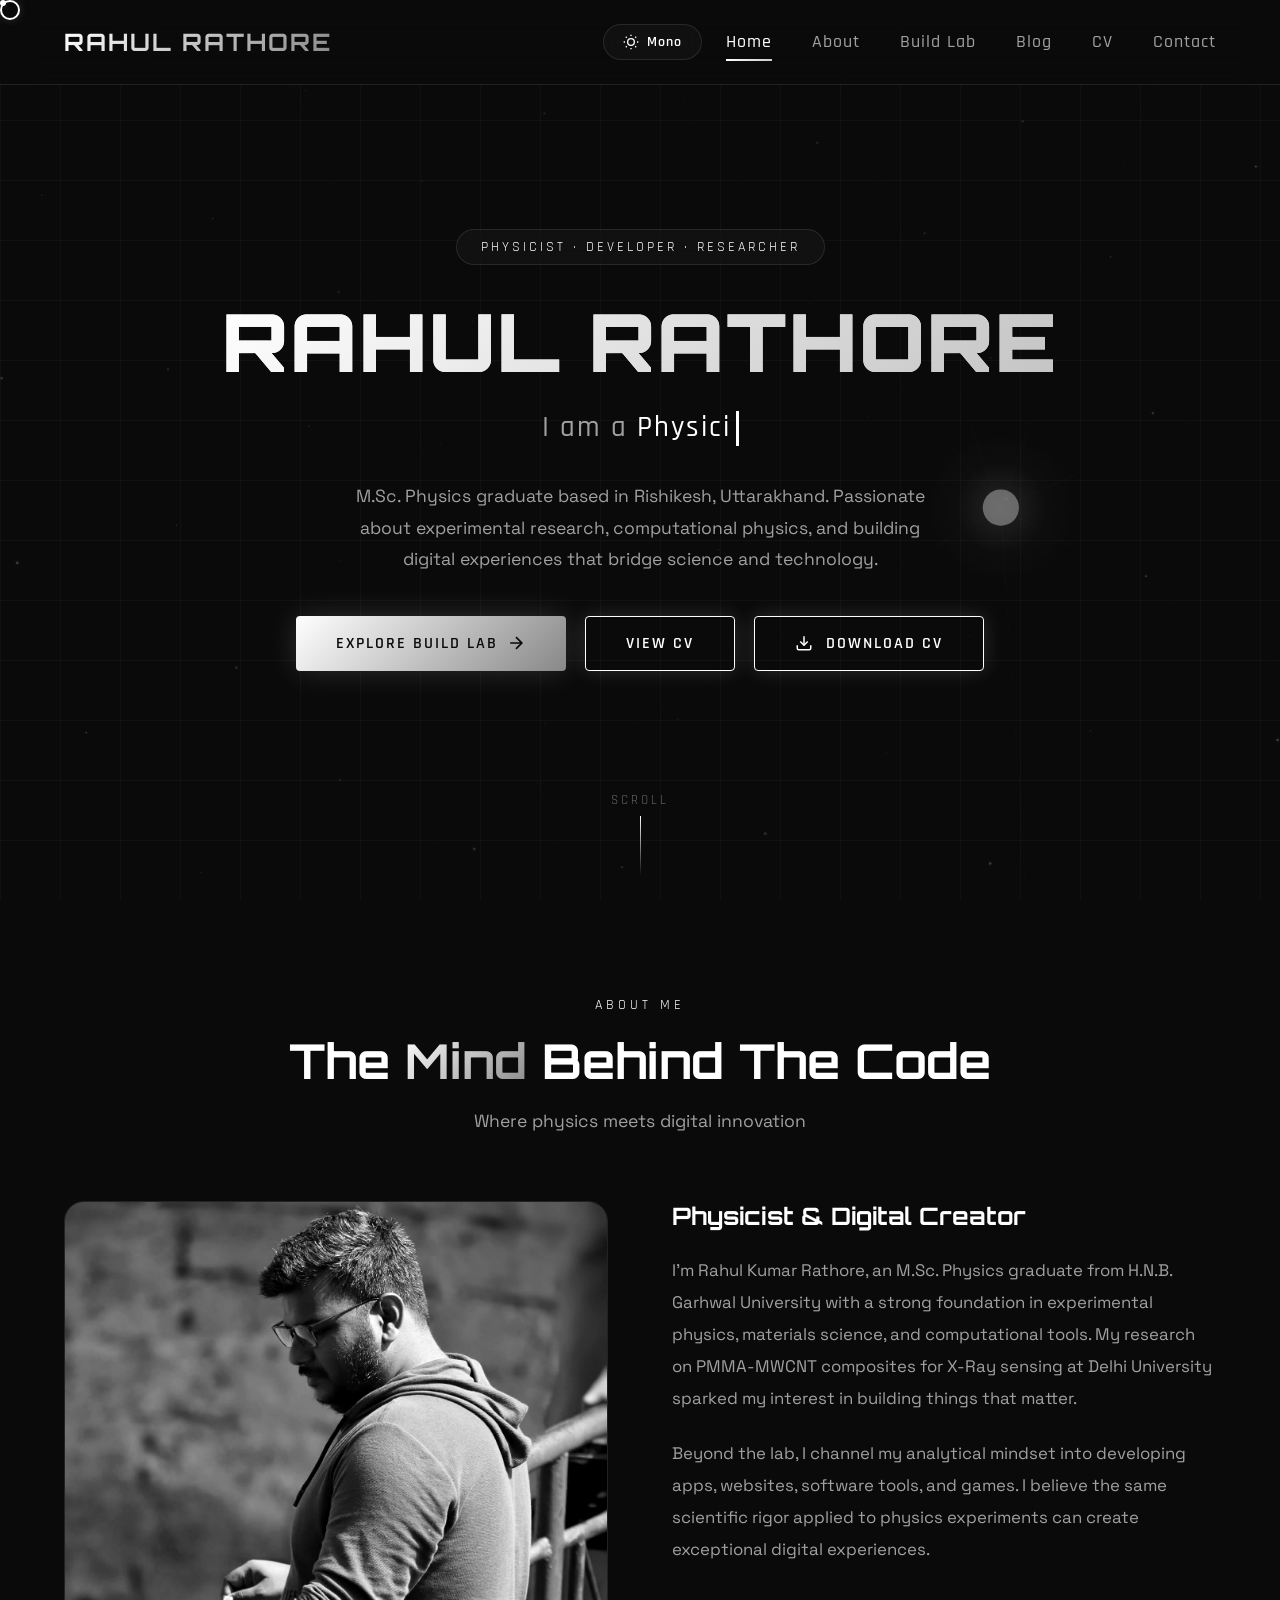
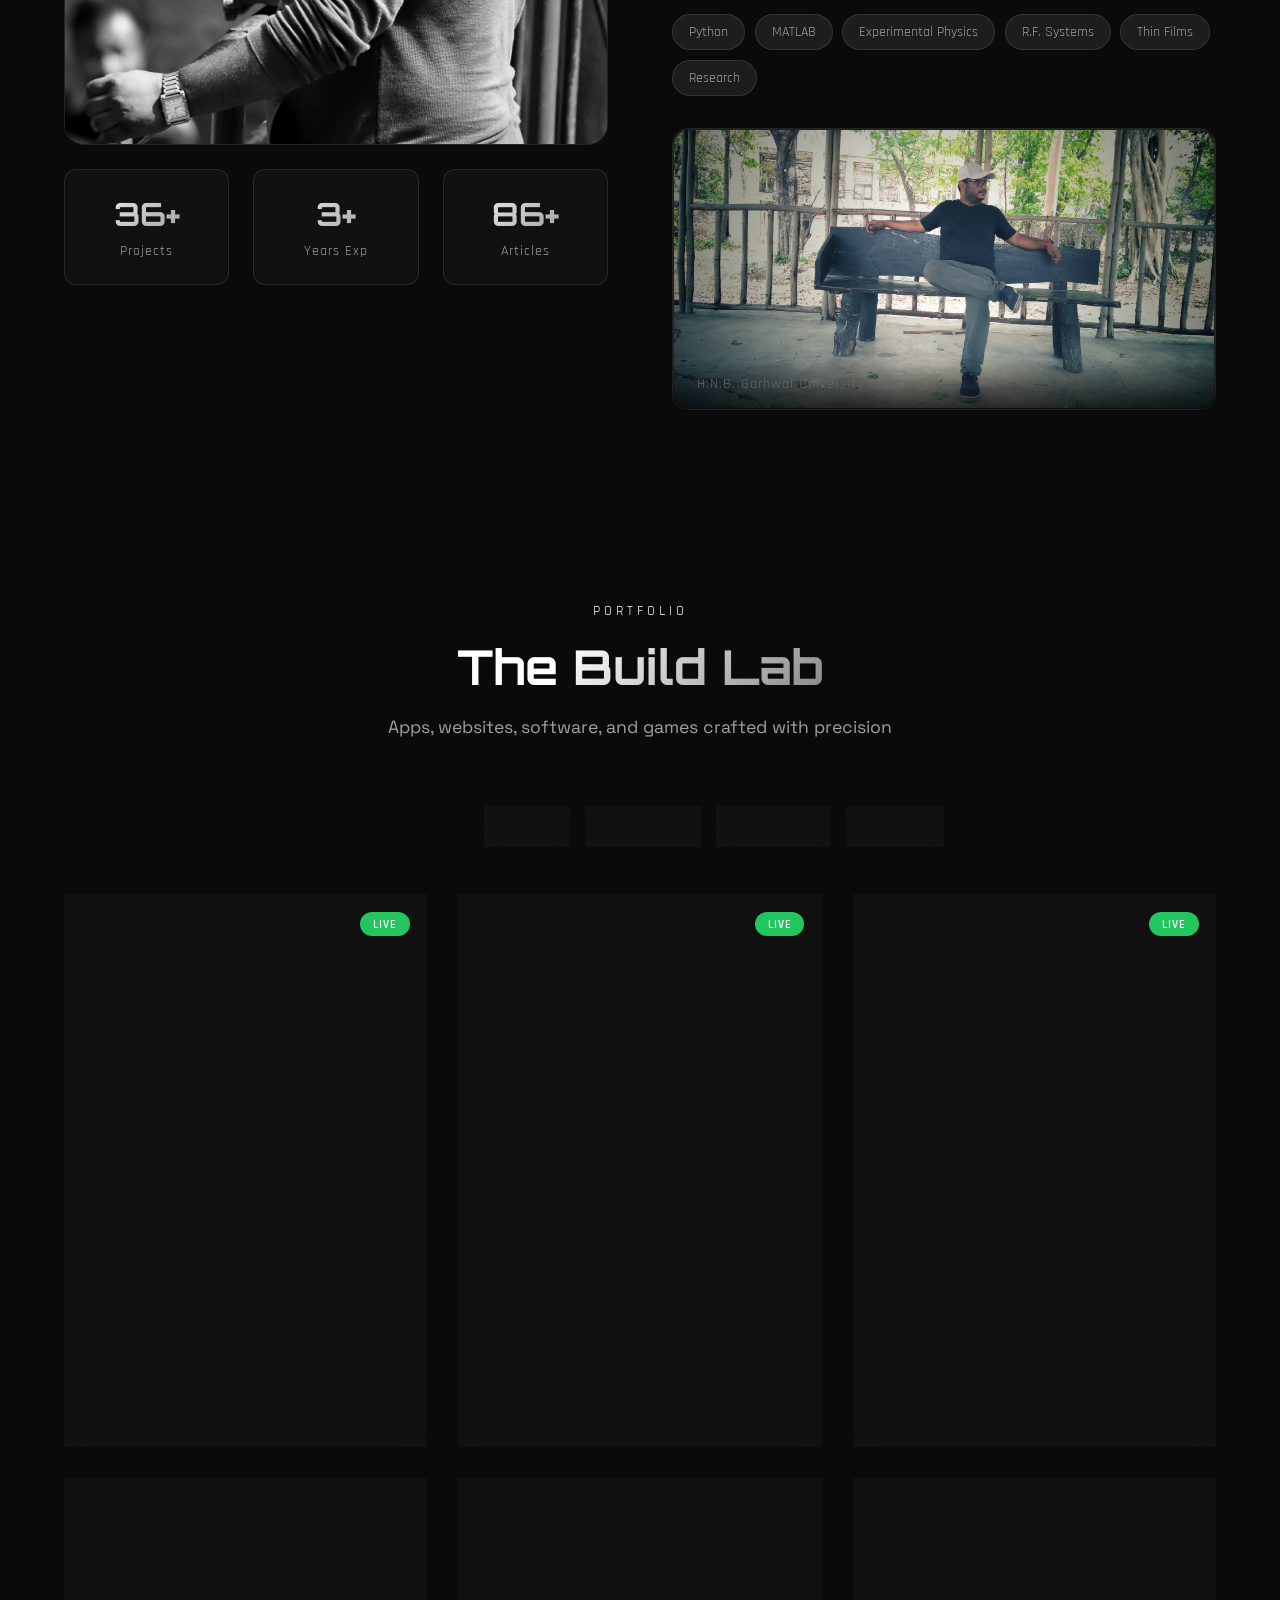
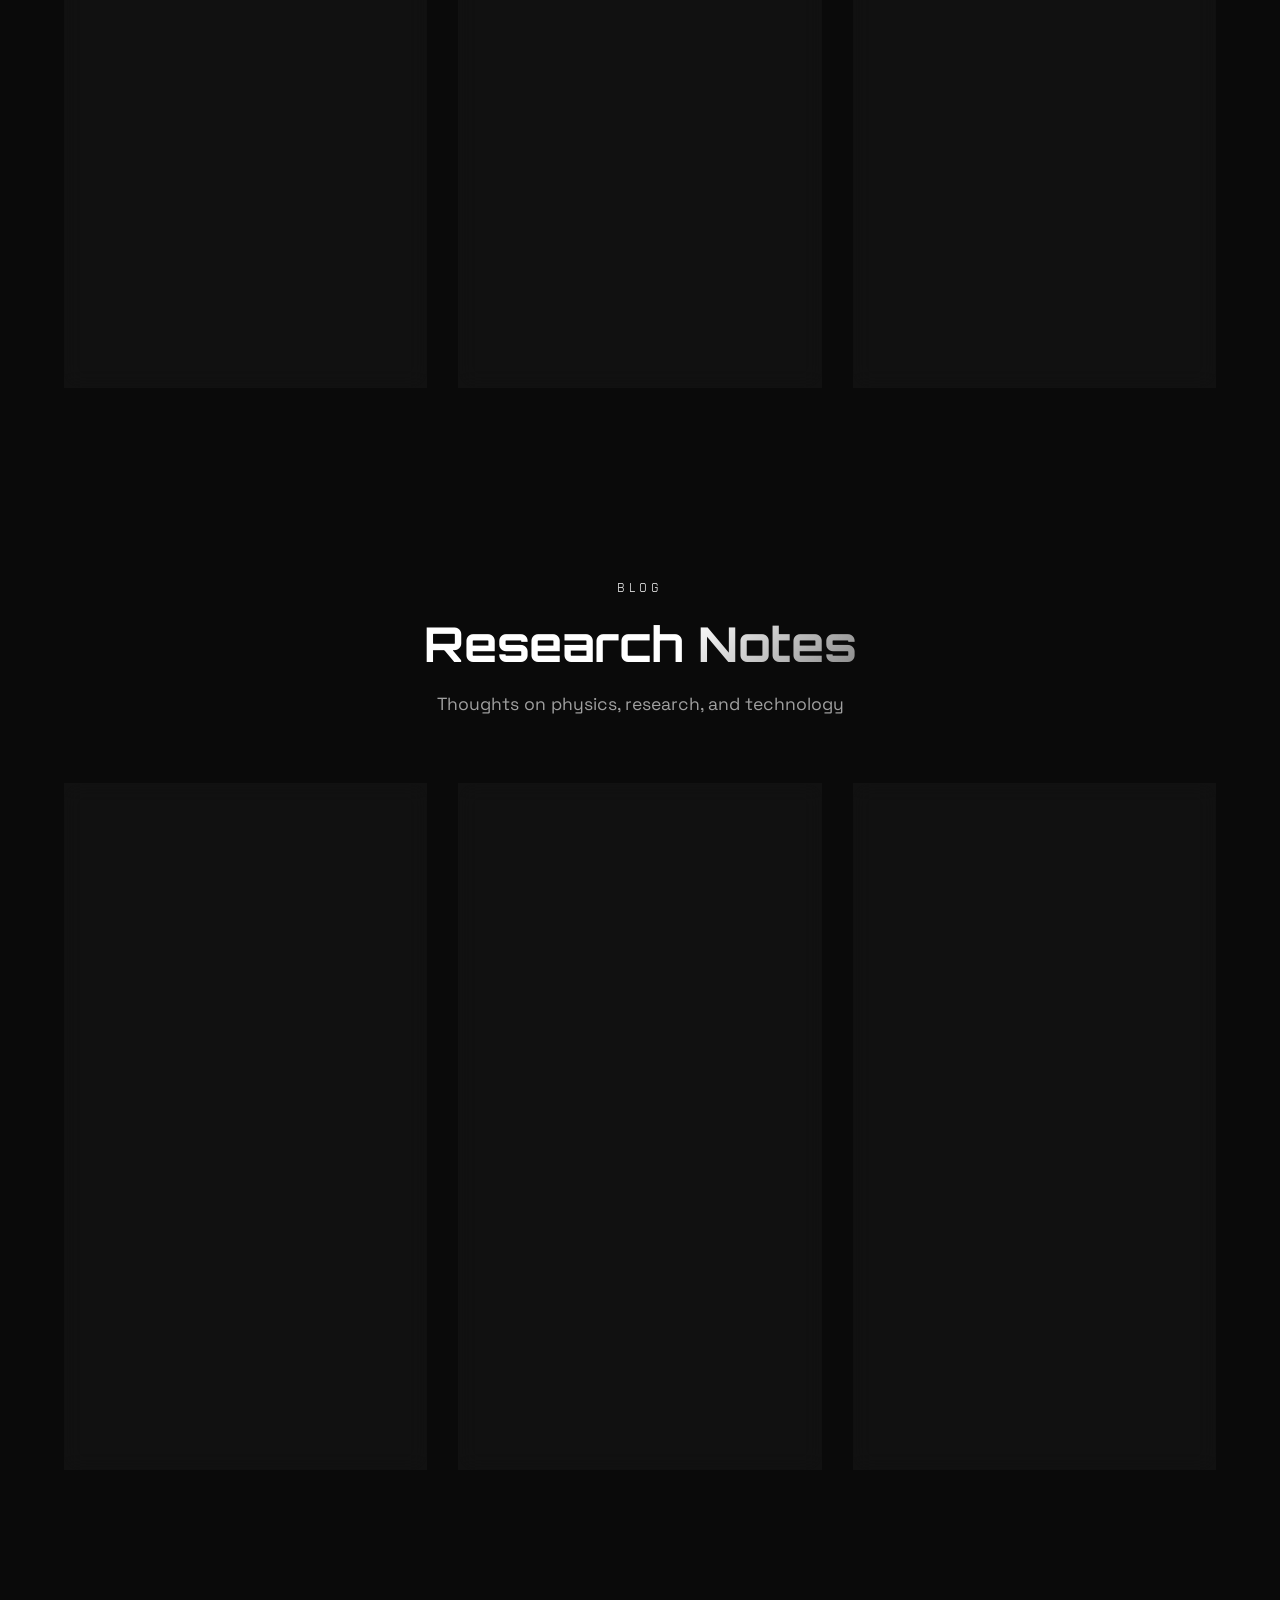
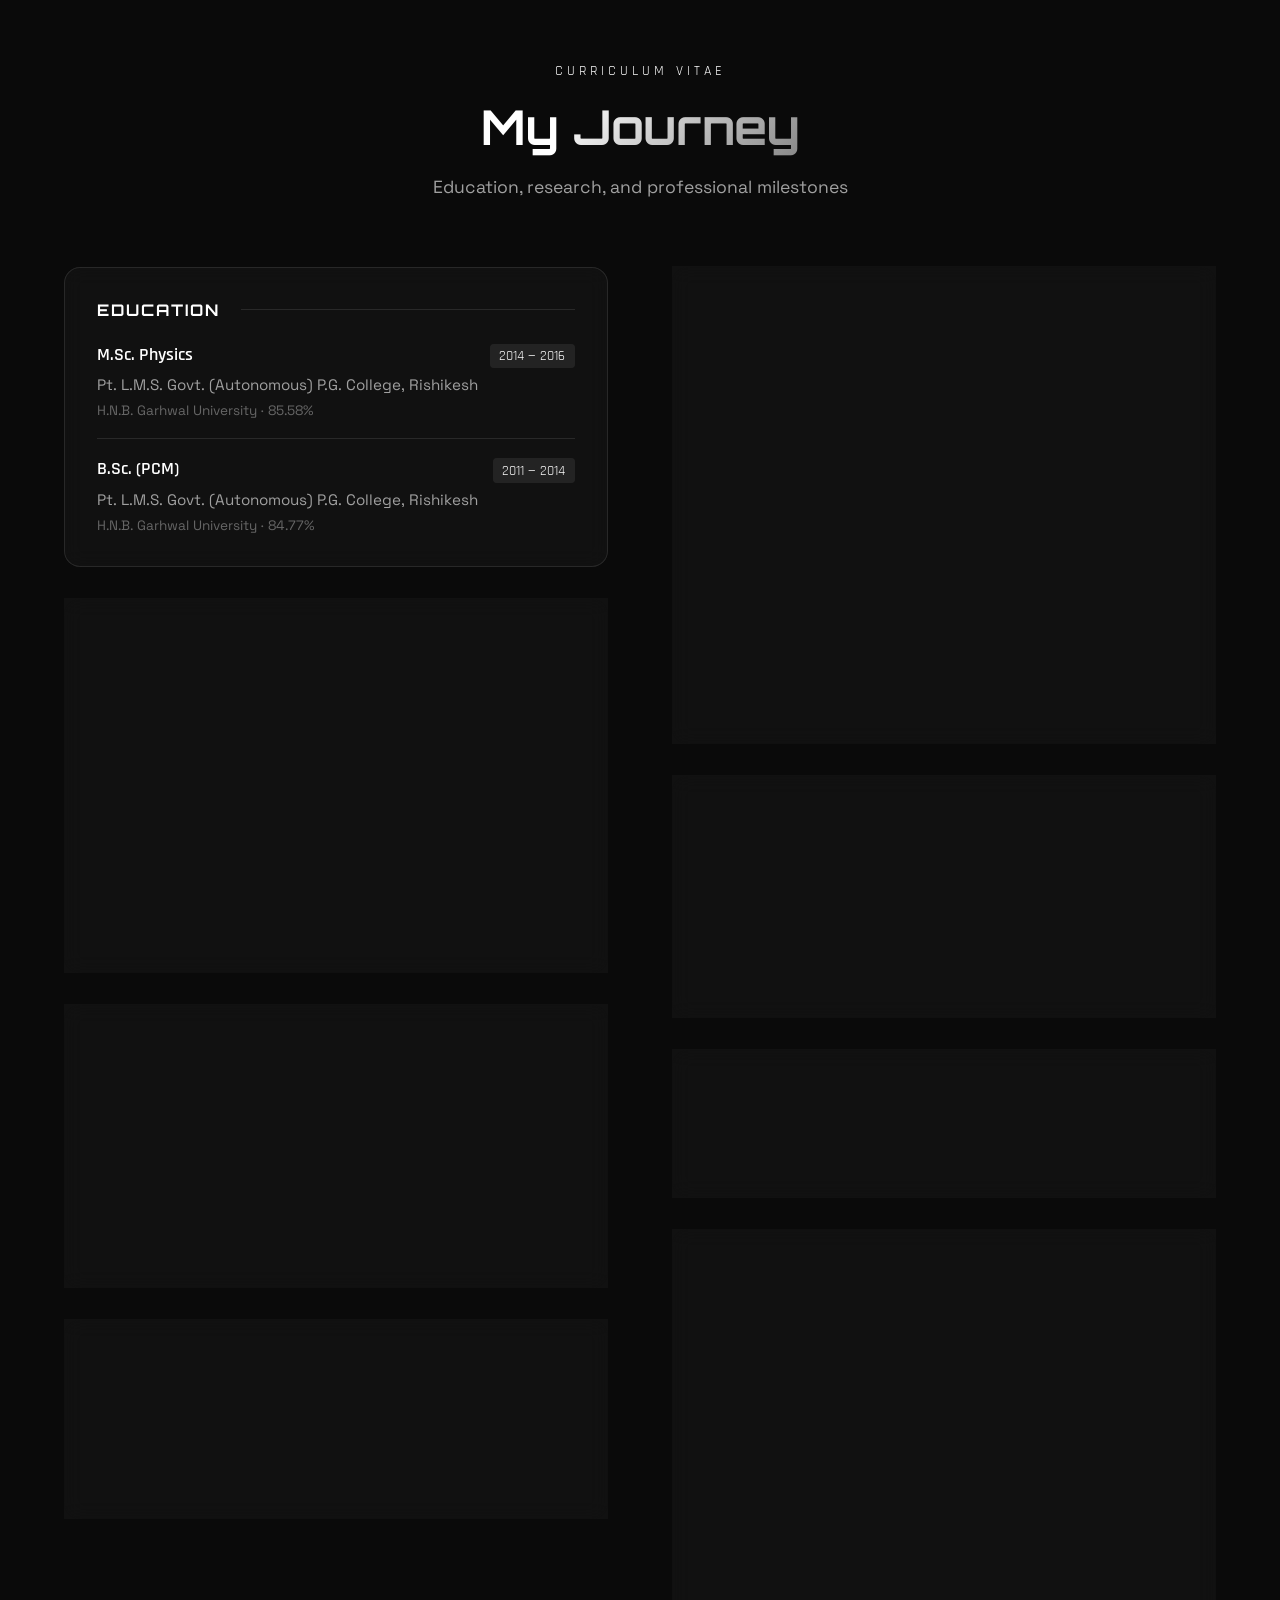
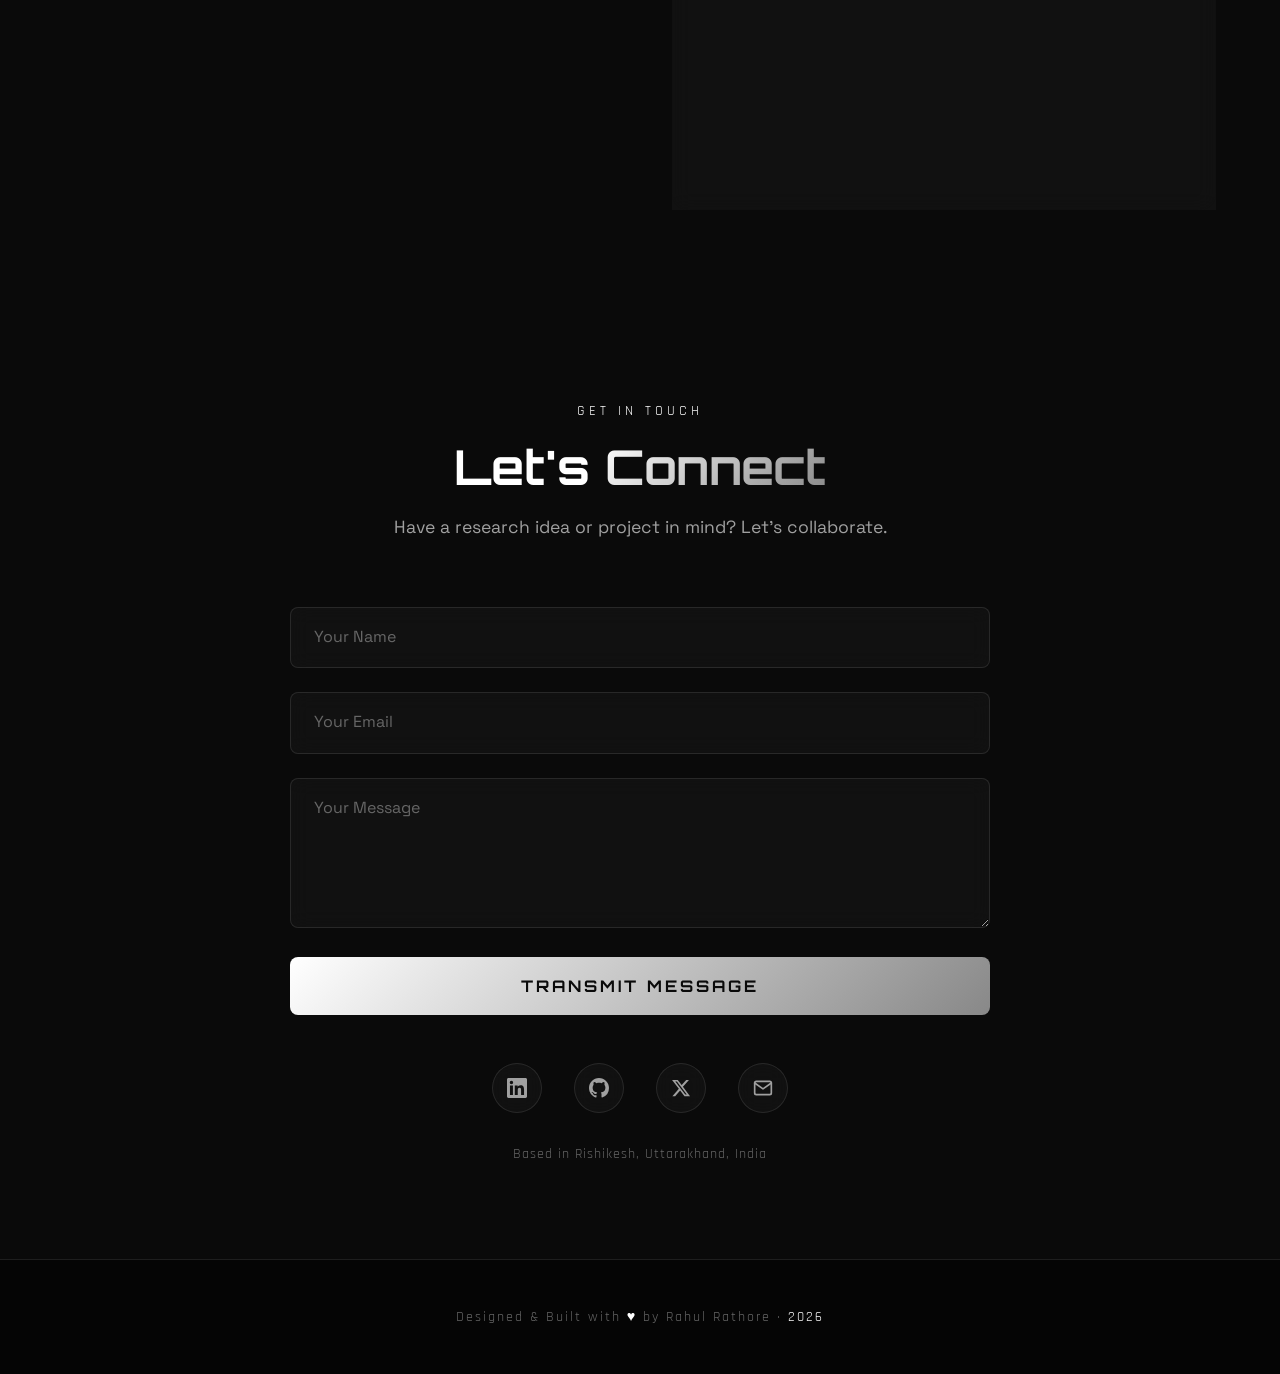
<file: index.html>
<!DOCTYPE html>
<html lang="en">
<head>
    <meta charset="UTF-8">
    <meta name="viewport" content="width=device-width, initial-scale=1.0">
    <title>Rahul Rathore | Physicist & Digital Creator</title>
    <meta name="description" content="Rahul Kumar Rathore - M.Sc. Physics graduate, experimental researcher, and digital creator. Portfolio showcasing physics research, apps, websites, and software projects.">
    <meta name="keywords" content="Rahul Rathore, Physicist, M.Sc Physics, Researcher, Developer, Rishikesh, Uttarakhand, PMMA-MWCNT, X-Ray Sensing, Experimental Physics">
    <meta name="author" content="Rahul Kumar Rathore">
    <meta name="robots" content="index, follow">

    <!-- Open Graph / Social -->
    <meta property="og:type" content="website">
    <meta property="og:title" content="Rahul Rathore | Physicist & Digital Creator">
    <meta property="og:description" content="M.Sc. Physics graduate with a passion for experimental research, computational physics, and building digital experiences.">
    <meta property="og:image" content="images/rahul-bw.jpg">
    <!-- TODO: Update og:url if you buy a custom domain -->
    <meta property="og:url" content="https://rahulrathoreofficial.github.io/Rahul_Rathore">

    <!-- Twitter Card -->
    <meta name="twitter:card" content="summary_large_image">
    <meta name="twitter:title" content="Rahul Rathore | Physicist & Digital Creator">
    <meta name="twitter:description" content="M.Sc. Physics graduate, experimental researcher, and digital creator.">
    <meta name="twitter:image" content="images/rahul-bw.jpg">

    <!-- Favicon -->
    <link rel="icon" type="image/svg+xml" href="data:image/svg+xml,<svg xmlns='http://www.w3.org/2000/svg' viewBox='0 0 100 100'><text y='.9em' font-size='90'>⚛️</text></svg>">
    
    <!-- Fonts -->
    <link rel="preconnect" href="https://fonts.googleapis.com">
    <link rel="preconnect" href="https://fonts.gstatic.com" crossorigin>
    <link href="https://fonts.googleapis.com/css2?family=Orbitron:wght@400;500;600;700;800;900&family=Rajdhani:wght@300;400;500;600;700&family=Space+Grotesk:wght@300;400;500;600;700&display=swap" rel="stylesheet">
    
    <!-- External Stylesheet -->
    <link rel="stylesheet" href="css/style.css">
<base target="_blank">
</head>
<body>

    <!-- Loader -->
    <div class="loader" id="loader">
        <div class="loader-text">INITIALIZING</div>
        <div class="loader-bar"><div class="loader-progress"></div></div>
    </div>

    <!-- Custom Cursor -->
    <div class="cursor" id="cursor"></div>
    <div class="cursor-dot" id="cursor-dot"></div>

    <!-- Background Effects -->
    <canvas id="particle-canvas"></canvas>
    <div class="grid-overlay"></div>

    <!-- Navigation -->
    <nav id="navbar">
        <div class="logo" data-text="RAHUL RATHORE">RAHUL RATHORE</div>
        <div class="nav-right">
            <button class="theme-toggle" id="themeToggle" aria-label="Toggle theme">
                <svg width="16" height="16" viewBox="0 0 24 24" fill="none" stroke="currentColor" stroke-width="2">
                    <circle cx="12" cy="12" r="5"/>
                    <path d="M12 1v2M12 21v2M4.22 4.22l1.42 1.42M18.36 18.36l1.42 1.42M1 12h2M21 12h2M4.22 19.78l1.42-1.42M18.36 5.64l1.42-1.42"/>
                </svg>
                <span id="themeLabel">Mono</span>
            </button>
            <ul class="nav-links" id="navLinks">
                <li><a href="#home">Home</a></li>
                <li><a href="#about">About</a></li>
                <li><a href="#lab">Build Lab</a></li>
                <li><a href="#blog">Blog</a></li>
                <li><a href="#cv">CV</a></li>
                <li><a href="#contact">Contact</a></li>
            </ul>
            <button class="menu-toggle" id="menuToggle" aria-label="Toggle menu">
                <span></span><span></span><span></span>
            </button>
        </div>
    </nav>

    <!-- Hero -->
    <section class="hero" id="home">
        <div class="hero-content">
            <div class="hero-badge">Physicist · Developer · Researcher</div>
            <h1 class="glitch" data-text="RAHUL RATHORE">
                <span class="gradient-text">RAHUL RATHORE</span>
            </h1>
            <div class="typing-text">
                I am a <span id="typing"></span><span class="cursor-blink"></span>
            </div>
            <p class="hero-desc">
                M.Sc. Physics graduate based in Rishikesh, Uttarakhand. Passionate about experimental research, 
                computational physics, and building digital experiences that bridge science and technology.
            </p>
            <div class="hero-buttons">
                <a href="#lab" class="btn btn-primary">
                    <span>Explore Build Lab</span>
                    <svg width="20" height="20" viewBox="0 0 24 24" fill="none" stroke="currentColor" stroke-width="2">
                        <path d="M5 12h14M12 5l7 7-7 7"/>
                    </svg>
                </a>
                <a href="#cv" class="btn btn-secondary">View CV</a>
                <!-- TODO: Add real CV PDF to assets/Rahul_Rathore_CV.pdf -->
                <a href="assets/Rahul_Rathore_CV.pdf" class="btn btn-secondary" download>
                    <svg width="18" height="18" viewBox="0 0 24 24" fill="none" stroke="currentColor" stroke-width="2" style="margin-right: 0.3rem;">
                        <path d="M21 15v4a2 2 0 0 1-2 2H5a2 2 0 0 1-2-2v-4"/>
                        <polyline points="7 10 12 15 17 10"/>
                        <line x1="12" y1="15" x2="12" y2="3"/>
                    </svg>
                    Download CV
                </a>
            </div>
        </div>
        <div class="scroll-indicator">
            <span>Scroll</span>
            <div class="scroll-line"></div>
        </div>
    </section>

    <!-- About -->
    <section id="about">
        <div class="section-header reveal">
            <span class="section-tag">About Me</span>
            <h2 class="section-title">The <span>Mind</span> Behind The Code</h2>
            <p class="section-subtitle">Where physics meets digital innovation</p>
        </div>
        <div class="about-grid" style="display: grid; grid-template-columns: 1fr 1fr; gap: 4rem; align-items: start; max-width: 1200px; margin: 0 auto;">
            <div class="about-left reveal">
                <div class="about-image-frame" style="width: 100%; aspect-ratio: 1; border-radius: 20px; border: 1px solid var(--border); display: flex; align-items: center; justify-content: center; position: relative; overflow: hidden; transition: all 0.6s ease;">
                    <img src="images/rahul-bw.jpg" alt="Rahul Rathore - Physicist & Developer" style="width: 100%; height: 100%; object-fit: cover; object-position: center top; filter: grayscale(100%) contrast(1.1); transition: all 0.6s ease;">
                    <div class="image-overlay" style="position: absolute; inset: 0; background: linear-gradient(135deg, var(--gradient-1), var(--gradient-2)); mix-blend-mode: overlay; opacity: 0.4; transition: opacity 0.6s ease;"></div>
                </div>
                <div class="about-stats" style="display: grid; grid-template-columns: repeat(3, 1fr); gap: 1.5rem; margin-top: 1.5rem;">
                    <div class="stat-item" style="text-align: center; padding: 1.5rem 0.5rem; background: var(--bg-card); border: 1px solid var(--border); border-radius: 12px; backdrop-filter: blur(10px); transition: all 0.3s ease, background-color 0.6s ease, border-color 0.6s ease; box-shadow: var(--shadow); display: block;">
                        <div class="stat-number" style="font-family: 'Orbitron', sans-serif; font-size: 2rem; font-weight: 700; background: linear-gradient(135deg, var(--gradient-start), var(--gradient-end)); -webkit-background-clip: text; -webkit-text-fill-color: transparent; background-clip: text;" data-target="50">0</div>
                        <div class="stat-label" style="font-family: 'Rajdhani', sans-serif; font-size: 0.85rem; color: var(--text-secondary); margin-top: 0.5rem; letter-spacing: 1px; transition: color 0.6s ease;">Projects</div>
                    </div>
                    <div class="stat-item" style="text-align: center; padding: 1.5rem 0.5rem; background: var(--bg-card); border: 1px solid var(--border); border-radius: 12px; backdrop-filter: blur(10px); transition: all 0.3s ease, background-color 0.6s ease, border-color 0.6s ease; box-shadow: var(--shadow); display: block;">
                        <div class="stat-number" style="font-family: 'Orbitron', sans-serif; font-size: 2rem; font-weight: 700; background: linear-gradient(135deg, var(--gradient-start), var(--gradient-end)); -webkit-background-clip: text; -webkit-text-fill-color: transparent; background-clip: text;" data-target="5">0</div>
                        <div class="stat-label" style="font-family: 'Rajdhani', sans-serif; font-size: 0.85rem; color: var(--text-secondary); margin-top: 0.5rem; letter-spacing: 1px; transition: color 0.6s ease;">Years Exp</div>
                    </div>
                    <div class="stat-item" style="text-align: center; padding: 1.5rem 0.5rem; background: var(--bg-card); border: 1px solid var(--border); border-radius: 12px; backdrop-filter: blur(10px); transition: all 0.3s ease, background-color 0.6s ease, border-color 0.6s ease; box-shadow: var(--shadow); display: block;">
                        <div class="stat-number" style="font-family: 'Orbitron', sans-serif; font-size: 2rem; font-weight: 700; background: linear-gradient(135deg, var(--gradient-start), var(--gradient-end)); -webkit-background-clip: text; -webkit-text-fill-color: transparent; background-clip: text;" data-target="120">0</div>
                        <div class="stat-label" style="font-family: 'Rajdhani', sans-serif; font-size: 0.85rem; color: var(--text-secondary); margin-top: 0.5rem; letter-spacing: 1px; transition: color 0.6s ease;">Articles</div>
                    </div>
                </div>
            </div>
            <div class="about-right reveal">
                <h3 style="font-family: 'Orbitron', sans-serif; font-size: 1.5rem; margin-bottom: 1.5rem; color: var(--accent); transition: color 0.6s ease;">Physicist & Digital Creator</h3>
                <p style="color: var(--text-secondary); line-height: 1.9; margin-bottom: 1.5rem; font-size: 1.05rem; transition: color 0.6s ease;">
                    I'm Rahul Kumar Rathore, an M.Sc. Physics graduate from H.N.B. Garhwal University with a strong foundation in experimental physics, materials science, and computational tools. My research on PMMA-MWCNT composites for X-Ray sensing at Delhi University sparked my interest in building things that matter.
                </p>
                <p style="color: var(--text-secondary); line-height: 1.9; margin-bottom: 1.5rem; font-size: 1.05rem; transition: color 0.6s ease;">
                    Beyond the lab, I channel my analytical mindset into developing apps, websites, software tools, and games. I believe the same scientific rigor applied to physics experiments can create exceptional digital experiences.
                </p>
                <div class="skills" style="display: flex; flex-wrap: wrap; gap: 0.6rem; margin-top: 1.5rem;">
                    <span class="skill-tag">Python</span>
                    <span class="skill-tag">MATLAB</span>
                    <span class="skill-tag">Experimental Physics</span>
                    <span class="skill-tag">R.F. Systems</span>
                    <span class="skill-tag">Thin Films</span>
                    <span class="skill-tag">Research</span>
                </div>
                <div class="about-photo-secondary reveal" style="margin-top: 2rem; width: 100%;">
                    <img src="images/rahul-color.jpg" alt="Rahul Rathore at H.N.B. Garhwal University campus" style="width: 100%; height: auto; min-height: 200px; max-height: 280px; object-fit: cover; object-position: center 30%; border-radius: 16px; border: 1px solid var(--border); display: block; transition: all 0.4s ease;">
                    <div class="photo-caption" style="margin-top: 0.75rem; font-family: 'Rajdhani', sans-serif; font-size: 0.85rem; letter-spacing: 1px; color: var(--text-muted);">H.N.B. Garhwal University Campus</div>
                </div>
            </div>
        </div>
    </section>

    <!-- Build Lab -->
    <section id="lab">
        <div class="section-header reveal">
            <span class="section-tag">Portfolio</span>
            <h2 class="section-title">The <span>Build Lab</span></h2>
            <p class="section-subtitle">Apps, websites, software, and games crafted with precision</p>
        </div>
        <div class="lab-filters reveal" id="labFilters">
            <button class="lab-filter active" data-filter="all">All Projects</button>
            <button class="lab-filter" data-filter="app">Apps</button>
            <button class="lab-filter" data-filter="website">Websites</button>
            <button class="lab-filter" data-filter="software">Software</button>
            <button class="lab-filter" data-filter="game">Games</button>
        </div>
        <div class="lab-grid" id="labGrid">
            <!-- Projects injected via JS -->
        </div>
    </section>

        <!-- Blog Section -->
    <section id="blog">
        <div class="section-header reveal">
            <span class="section-tag">Blog</span>
            <h2 class="section-title">Research <span>Notes</span></h2>
            <p class="section-subtitle">Thoughts on physics, research, and technology</p>
        </div>
        <div class="lab-grid blog-grid" style="max-width: 1200px; margin: 0 auto; display: grid; grid-template-columns: repeat(3, 1fr);">

            <!-- Article 1 -->
            <article class="lab-card reveal" style="cursor: pointer;">
                <div class="lab-thumb">
                    <div class="lab-thumb-icon">🔬</div>
                </div>
                <div class="lab-content">
                    <div class="lab-category">Research · July 27, 2026</div>
                    <h3 class="lab-title">X-Ray Sensing with PMMA-MWCNT Composites: A Deep Dive</h3>
                    <p class="lab-desc">Exploring the fabrication, characterization, and sensing mechanisms of polymer-nanotube composites for radiation detection. Insights from Masters dissertation research at Delhi University.</p>
                    <div class="lab-stack">
                        <span class="lab-tag">Materials Science</span>
                        <span class="lab-tag">X-Ray Physics</span>
                        <span class="lab-tag">Nanotechnology</span>
                    </div>
                    <div class="lab-actions">
                        <a href="blog/xray-sensing-pmma-mwcnt.html" class="lab-btn lab-btn-primary">Read Article</a>
                    </div>
                </div>
            </article>

            <!-- Article 2 -->
            <article class="lab-card reveal" style="cursor: pointer;">
                <div class="lab-thumb">
                    <div class="lab-thumb-icon">⚡</div>
                </div>
                <div class="lab-content">
                    <div class="lab-category">Technology · July 27, 2026</div>
                    <h3 class="lab-title">Glow Discharge to Git Push: What Experimental Physics Taught Me About Debugging</h3>
                    <p class="lab-desc">A formal examination of the methodological congruence between experimental physics and software engineering, with emphasis on systematic debugging practices.</p>
                    <div class="lab-stack">
                        <span class="lab-tag">Experimental Physics</span>
                        <span class="lab-tag">Software Engineering</span>
                        <span class="lab-tag">Methodology</span>
                    </div>
                    <div class="lab-actions">
                        <a href="blog/glow-discharge-to-git-push.html" class="lab-btn lab-btn-primary">Read Article</a>
                    </div>
                </div>
            </article>

            <!-- Article 3 -->
            <article class="lab-card reveal" style="cursor: pointer;">
                <div class="lab-thumb">
                    <div class="lab-thumb-icon">🔭</div>
                </div>
                <div class="lab-content">
                    <div class="lab-category">Physics · July 27, 2026</div>
                    <h3 class="lab-title">The Physics of Thin Films: A Visual Guide to PVD Sputtering</h3>
                    <p class="lab-desc">A comprehensive guide to thin film deposition through Physical Vapor Deposition and sputtering, covering glow discharge physics, process parameters, and industrial applications.</p>
                    <div class="lab-stack">
                        <span class="lab-tag">Thin Films</span>
                        <span class="lab-tag">PVD</span>
                        <span class="lab-tag">Plasma Physics</span>
                    </div>
                    <div class="lab-actions">
                        <a href="blog/physics-thin-films-pvd-sputtering.html" class="lab-btn lab-btn-primary">Read Article</a>
                    </div>
                </div>
            </article>
        </div>
    </section>

    <!-- CV Section -->
    <section id="cv">
        <div class="section-header reveal">
            <span class="section-tag">Curriculum Vitae</span>
            <h2 class="section-title">My <span>Journey</span></h2>
            <p class="section-subtitle">Education, research, and professional milestones</p>
        </div>
        <div class="cv-grid reveal">
            <div class="cv-sidebar">
                <div class="cv-card">
                    <h3>Education</h3>
                    <div class="cv-item">
                        <div class="cv-item-header">
                            <span class="cv-item-title">M.Sc. Physics</span>
                            <span class="cv-item-year">2014 — 2016</span>
                        </div>
                        <div class="cv-item-sub">Pt. L.M.S. Govt. (Autonomous) P.G. College, Rishikesh</div>
                        <div class="cv-item-meta">H.N.B. Garhwal University · 85.58%</div>
                    </div>
                    <div class="cv-item">
                        <div class="cv-item-header">
                            <span class="cv-item-title">B.Sc. (PCM)</span>
                            <span class="cv-item-year">2011 — 2014</span>
                        </div>
                        <div class="cv-item-sub">Pt. L.M.S. Govt. (Autonomous) P.G. College, Rishikesh</div>
                        <div class="cv-item-meta">H.N.B. Garhwal University · 84.77%</div>
                    </div>
                </div>

                <div class="cv-card">
                    <h3>Technical Skills</h3>
                    <div class="skill-grid">
                        <div class="skill-pill">Python</div>
                        <div class="skill-pill">MATLAB</div>
                        <div class="skill-pill">Microsoft Office</div>
                        <div class="skill-pill">R.F. Generator</div>
                        <div class="skill-pill">Scroll Pump</div>
                        <div class="skill-pill">Power Supply</div>
                        <div class="skill-pill">Oscilloscope</div>
                        <div class="skill-pill">Thin Film Sputtering</div>
                        <div class="skill-pill">PVD Systems</div>
                        <div class="skill-pill">Glow Discharge</div>
                        <div class="skill-pill">X-Ray Sensing</div>
                        <div class="skill-pill">Composite Materials</div>
                    </div>
                </div>

                <div class="cv-card">
                    <h3>Soft Skills</h3>
                    <div class="skill-grid">
                        <div class="skill-pill">Leadership</div>
                        <div class="skill-pill">Teamwork</div>
                        <div class="skill-pill">Communication</div>
                        <div class="skill-pill">Management</div>
                        <div class="skill-pill">Decision Making</div>
                        <div class="skill-pill">Adaptability</div>
                        <div class="skill-pill">Critical Thinking</div>
                    </div>
                </div>

                <div class="cv-card">
                    <h3>Languages</h3>
                    <div class="lang-list">
                        <div class="lang-item">
                            <span class="lang-name">English</span>
                            <div class="lang-level"><div class="lang-fill" style="width: 90%"></div></div>
                        </div>
                        <div class="lang-item">
                            <span class="lang-name">Hindi</span>
                            <div class="lang-level"><div class="lang-fill" style="width: 100%"></div></div>
                        </div>
                        <div class="lang-item">
                            <span class="lang-name">German</span>
                            <div class="lang-level"><div class="lang-fill" style="width: 30%"></div></div>
                        </div>
                    </div>
                </div>
            </div>

            <div class="cv-main">
                <div class="cv-card">
                    <h3>Profile</h3>
                    <p>An active and ambitious researcher who took part in various Physics-related programs, molding theoretical knowledge into experimental work to make learning more efficient. Eager to explore new research areas with skillful knowledge and experience to benefit upcoming generations.</p>
                    <p style="margin-top: 1rem;">Devoted significant time in laboratories during the postgraduate period to learn things more precisely and effectively. Verifying theoretical explanations with experimental results has prepared me for challenging research environments.</p>
                </div>

                <div class="cv-card">
                    <h3>Research Experience</h3>
                    <div class="cv-item">
                        <div class="cv-item-header">
                            <span class="cv-item-title">PMMA-MWCNT Composite for X-Ray Sensing</span>
                            <span class="cv-item-year">2016</span>
                        </div>
                        <div class="cv-item-sub">Masters Dissertation · Deen Dayal Upadhyaya College, Delhi University</div>
                        <div class="cv-item-meta">Guide: Dr. Kulvinder Singh · Designed a composite of Polymethyl methacrylate & Multi-walled carbon nanotubes (Purity > 97%) for X-Ray Sensing applications</div>
                    </div>
                </div>

                <div class="cv-card">
                    <h3>National Level Exams</h3>
                    <div class="exam-badges">
                        <span class="exam-badge">JEST 2022</span>
                        <span class="exam-badge">GATE 2022</span>
                        <span class="exam-badge">GATE 2023</span>
                    </div>
                </div>

                <div class="cv-card">
                    <h3>Seminars & Workshops</h3>
                    <div class="cv-item">
                        <div class="cv-item-header">
                            <span class="cv-item-title">GNSS & Location Based Services</span>
                            <span class="cv-item-year">Mar 2022</span>
                        </div>
                        <div class="cv-item-sub">12-Day Online Course · IIRS Dehradun, ISRO</div>
                    </div>
                    <div class="cv-item">
                        <div class="cv-item-header">
                            <span class="cv-item-title">International Day of Light (IDL-2020)</span>
                            <span class="cv-item-year">May 2020</span>
                        </div>
                        <div class="cv-item-sub">Virtual Symposium · IEEE Photonics & SPIE, IIT Guwahati</div>
                    </div>
                    <div class="cv-item">
                        <div class="cv-item-header">
                            <span class="cv-item-title">Light & Light Based Technologies</span>
                            <span class="cv-item-year">Feb 2016</span>
                        </div>
                        <div class="cv-item-sub">2-Day Seminar · Optical Society of India & Doon University</div>
                    </div>
                    <div class="cv-item">
                        <div class="cv-item-header">
                            <span class="cv-item-title">Electronic Components: ID, Testing & Applications</span>
                            <span class="cv-item-year">Oct 2015</span>
                        </div>
                        <div class="cv-item-sub">Seminar & Science Exhibition · IAPT · Secured First Place</div>
                    </div>
                    <div class="cv-item">
                        <div class="cv-item-header">
                            <span class="cv-item-title">Synthesis & Characterization of Thin Films</span>
                            <span class="cv-item-year">May 2015</span>
                        </div>
                        <div class="cv-item-sub">2-Day Workshop · Gurukul Kangari University, Haridwar · Hands-on training with vacuum pumps, sputtering PVD machine, and glow discharge phenomena</div>
                    </div>
                </div>
            </div>
        </div>
    </section>

    <!-- Contact -->
    <section id="contact">
        <div class="section-header reveal">
            <span class="section-tag">Get In Touch</span>
            <h2 class="section-title">Let's <span>Connect</span></h2>
            <p class="section-subtitle">Have a research idea or project in mind? Let's collaborate.</p>
        </div>
        <div class="contact-container reveal">
            <form class="contact-form" id="contactForm">
                <div class="form-group">
                    <input type="text" id="name" placeholder=" " required>
                    <label for="name">Your Name</label>
                </div>
                <div class="form-group">
                    <input type="email" id="email" placeholder=" " required>
                    <label for="email">Your Email</label>
                </div>
                <div class="form-group">
                    <textarea id="message" placeholder=" " required></textarea>
                    <label for="message">Your Message</label>
                </div>
                <button type="submit" class="submit-btn">Transmit Message</button>
            </form>
            <div class="social-links">
                <!-- TODO: Replace YOUR_LINKEDIN_USERNAME with your real LinkedIn handle -->
                <a href="https://www.linkedin.com/in/rahulrathoreofficial" class="social-link" title="LinkedIn" target="_blank" rel="noopener noreferrer">
                    <svg width="20" height="20" viewBox="0 0 24 24" fill="currentColor">
                        <path d="M20.447 20.452h-3.554v-5.569c0-1.328-.027-3.037-1.852-3.037-1.853 0-2.136 1.445-2.136 2.939v5.667H9.351V9h3.414v1.561h.046c.477-.9 1.637-1.85 3.37-1.85 3.601 0 4.267 2.37 4.267 5.455v6.286zM5.337 7.433a2.062 2.062 0 01-2.063-2.065 2.064 2.064 0 112.063 2.065zm1.782 13.019H3.555V9h3.564v11.452zM22.225 0H1.771C.792 0 0 .774 0 1.729v20.542C0 23.227.792 24 1.771 24h20.451C23.2 24 24 23.227 24 22.271V1.729C24 .774 23.2 0 22.222 0h.003z"/>
                    </svg>
                </a>
                <!-- TODO: Replace YOUR_GITHUB_USERNAME with your real GitHub handle -->
                <a href="https://github.com/rahulrathoreofficial" class="social-link" title="GitHub" target="_blank" rel="noopener noreferrer">
                    <svg width="20" height="20" viewBox="0 0 24 24" fill="currentColor">
                        <path d="M12 0C5.37 0 0 5.37 0 12c0 5.31 3.435 9.795 8.205 11.385.6.105.825-.255.825-.57 0-.285-.015-1.23-.015-2.235-3.015.555-3.795-.735-4.035-1.41-.135-.345-.72-1.41-1.23-1.695-.42-.225-1.02-.78-.015-.795.945-.015 1.62.87 1.845 1.23 1.08 1.815 2.805 1.305 3.495.99.105-.78.42-1.305.765-1.605-2.67-.3-5.46-1.335-5.46-5.925 0-1.305.465-2.385 1.23-3.225-.12-.3-.54-1.53.12-3.18 0 0 1.005-.315 3.3 1.23.96-.27 1.98-.405 3-.405s2.04.135 3 .405c2.295-1.56 3.3-1.23 3.3-1.23.66 1.65.24 2.88.12 3.18.765.84 1.23 1.905 1.23 3.225 0 4.605-2.805 5.625-5.475 5.925.435.375.81 1.095.81 2.22 0 1.605-.015 2.895-.015 3.3 0 .315.225.69.825.57A12.02 12.02 0 0024 12c0-6.63-5.37-12-12-12z"/>
                    </svg>
                </a>
                <!-- TODO: Replace YOUR_X_USERNAME with your real X/Twitter handle -->
                <a href="https://x.com/YOUR_X_USERNAME" class="social-link" title="Twitter / X" target="_blank" rel="noopener noreferrer">
                    <svg width="20" height="20" viewBox="0 0 24 24" fill="currentColor">
                        <path d="M18.244 2.25h3.308l-7.227 8.26 8.502 11.24H16.17l-5.214-6.817L4.99 21.75H1.68l7.73-8.835L1.254 2.25H8.08l4.713 6.231zm-1.161 17.52h1.833L7.084 4.126H5.117z"/>
                    </svg>
                </a>
                <!-- TODO: Replace your.email@example.com with your real email -->
                <a href="mailto:your.email@example.com" class="social-link" title="Email">
                    <svg width="20" height="20" viewBox="0 0 24 24" fill="none" stroke="currentColor" stroke-width="2" stroke-linecap="round" stroke-linejoin="round">
                        <path d="M4 4h16c1.1 0 2 .9 2 2v12c0 1.1-.9 2-2 2H4c-1.1 0-2-.9-2-2V6c0-1.1.9-2 2-2z"/>
                        <polyline points="22,6 12,13 2,6"/>
                    </svg>
                </a>
            </div>
            <p style="margin-top: 2rem; color: var(--text-muted); font-family: 'Rajdhani', sans-serif; font-size: 0.9rem; letter-spacing: 1px;">
                Based in Rishikesh, Uttarakhand, India
            </p>
        </div>
    </section>

    <!-- Footer -->
    <footer>
        <p class="footer-text">
            Designed & Built with <span>♥</span> by Rahul Rathore · <span id="year">2026</span>
        </p>
    </footer>

    <!-- External JavaScript -->
    <script src="js/main.js"></script>
</body>
</html>
</file>
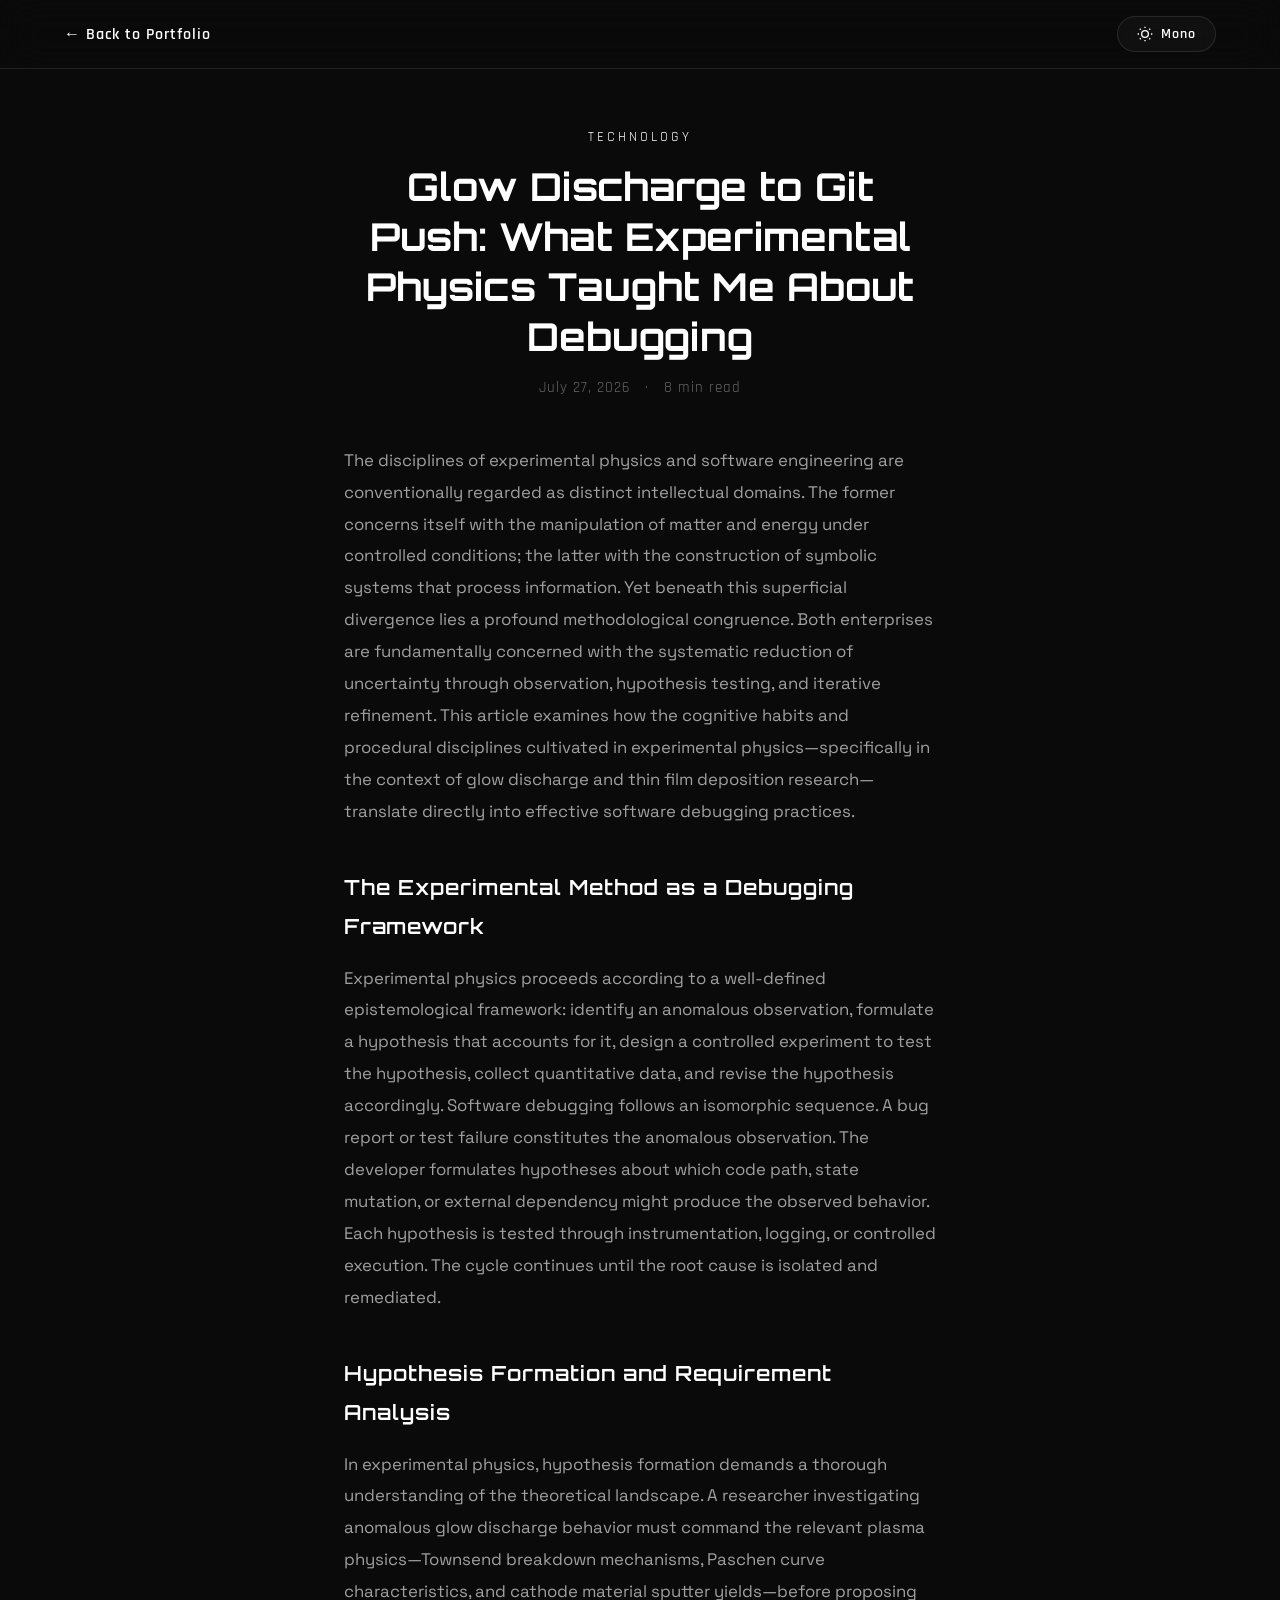
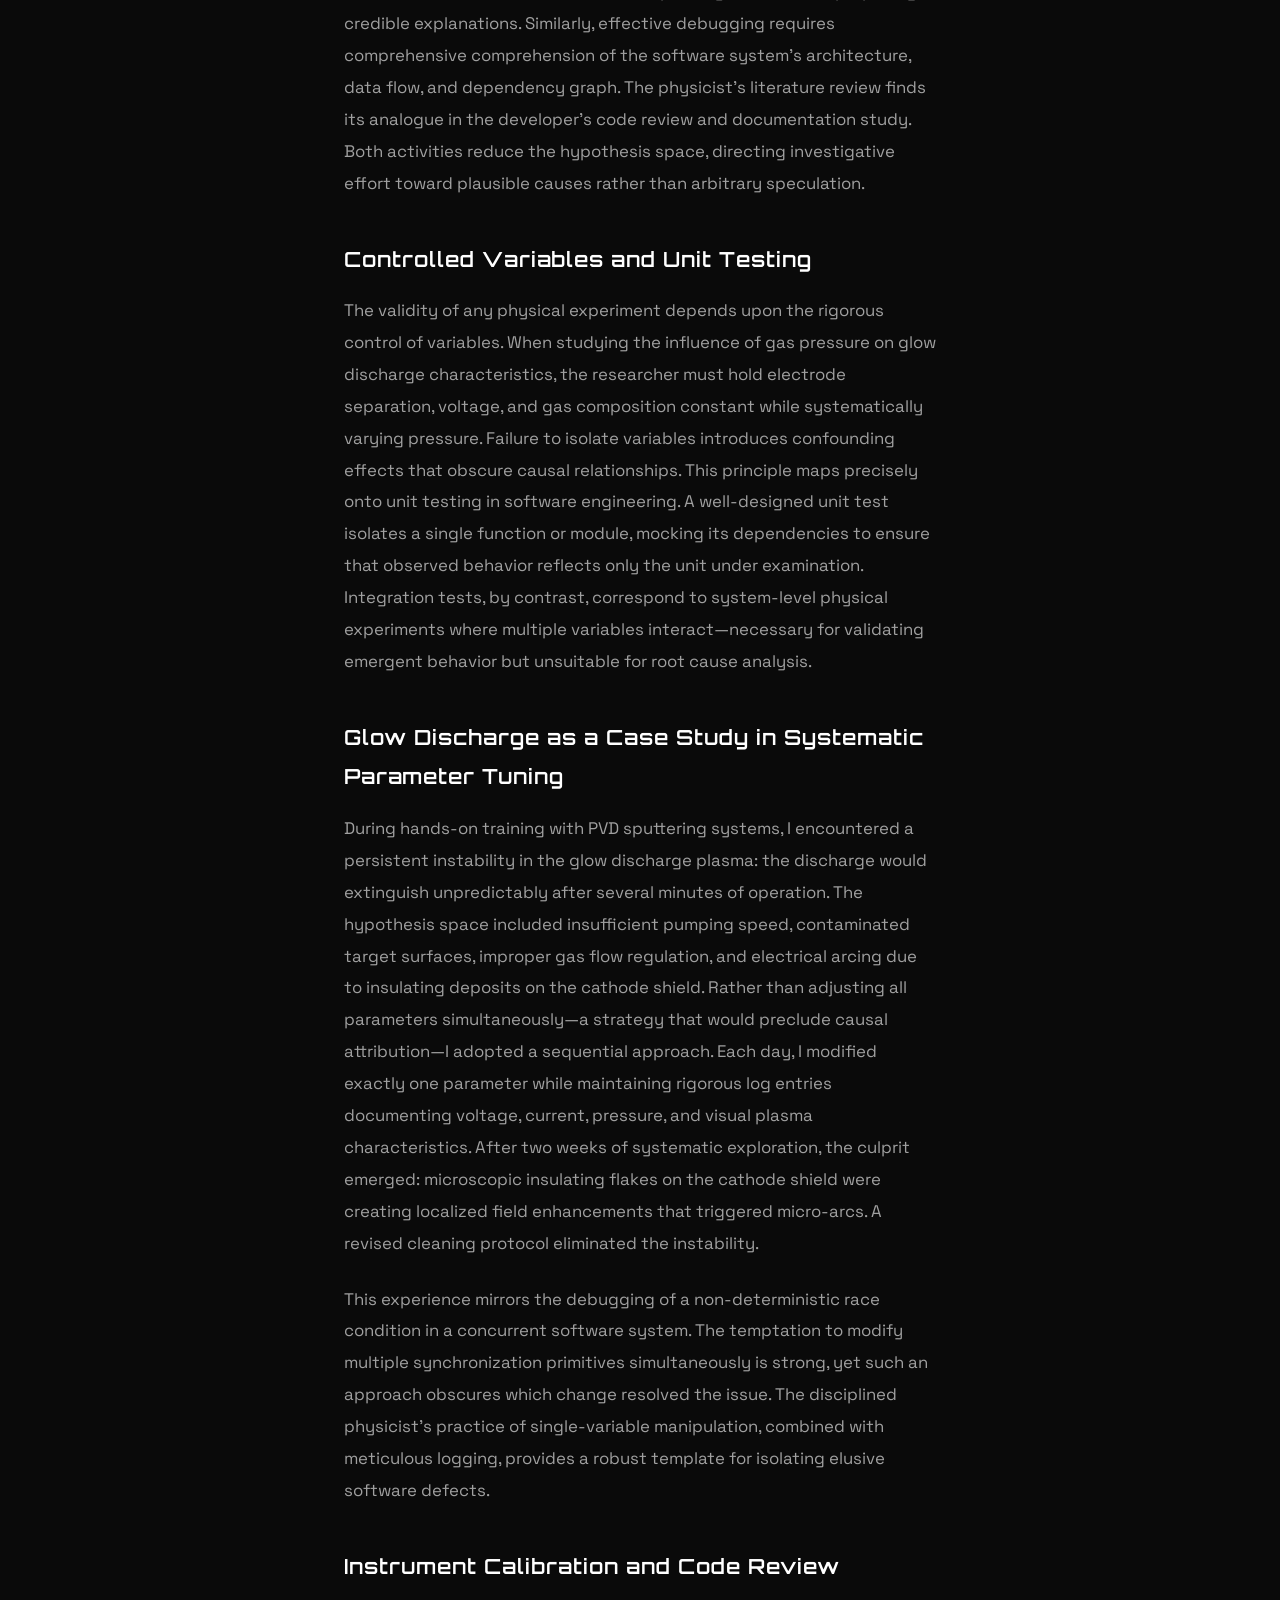
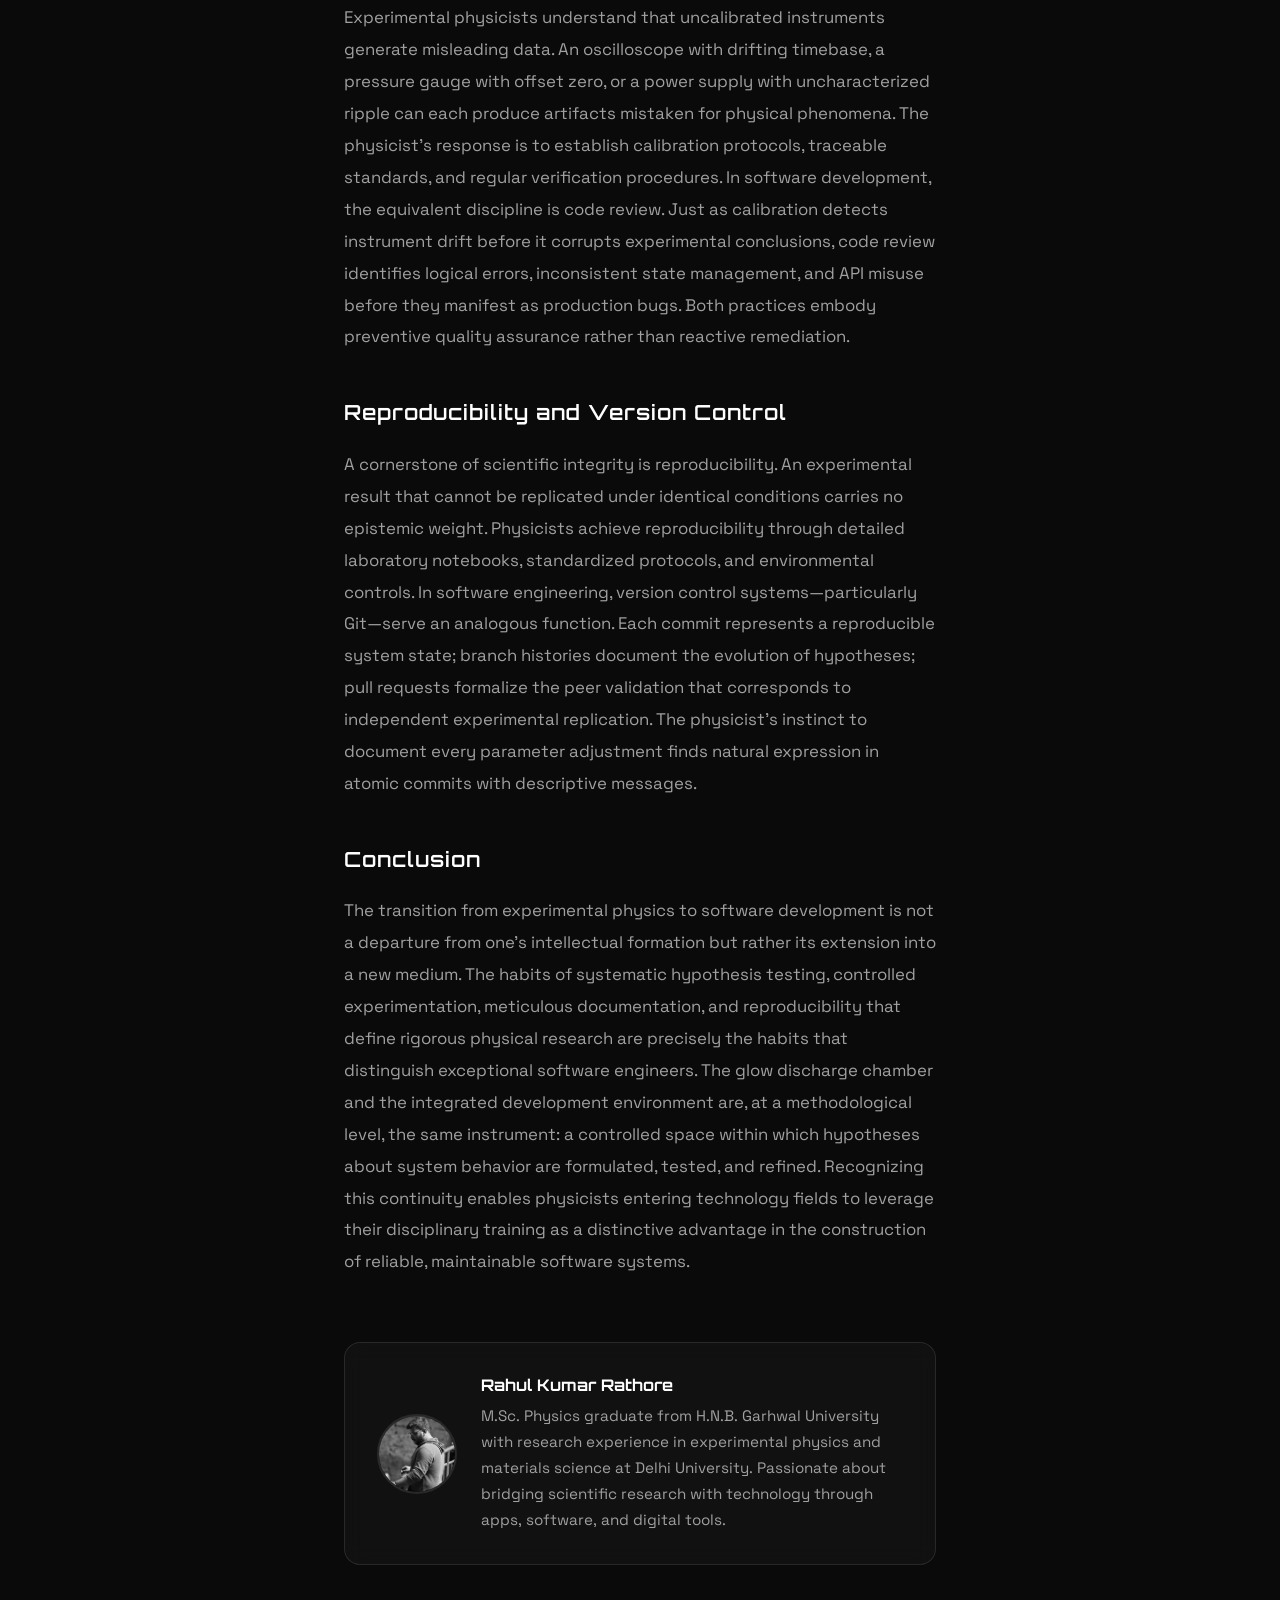
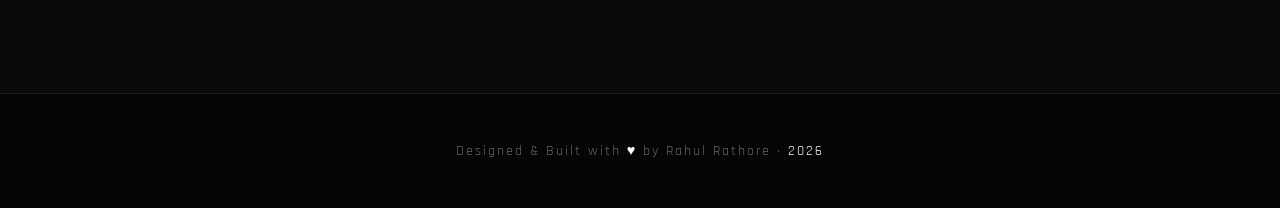
<file: blog/glow-discharge-to-git-push.html>
<!DOCTYPE html>
<html lang="en">
<head>
    <meta charset="UTF-8">
    <meta name="viewport" content="width=device-width, initial-scale=1.0">
    <title>Glow Discharge to Git Push: What Experimental Physics Taught Me About Debugging | Rahul Rathore</title>
    <meta name="description" content="An examination of the methodological congruence between experimental physics and software engineering, with emphasis on systematic debugging practices.">
    <meta name="author" content="Rahul Kumar Rathore">
    <meta property="og:type" content="article">
    <meta property="og:title" content="Glow Discharge to Git Push: What Experimental Physics Taught Me About Debugging">
    <meta property="og:description" content="How the experimental method translates directly into effective software debugging practices.">
    <meta property="og:url" content="https://rahulrathoreofficial.github.io/Rahul_Rathore/blog/glow-discharge-to-git-push.html">
    <meta property="og:image" content="../images/rahul-bw.jpg">
    <meta name="twitter:card" content="summary_large_image">
    <link rel="icon" type="image/svg+xml" href="data:image/svg+xml,<svg xmlns='http://www.w3.org/2000/svg' viewBox='0 0 100 100'><text y='.9em' font-size='90'>⚛️</text></svg>">
    <link rel="preconnect" href="https://fonts.googleapis.com">
    <link rel="preconnect" href="https://fonts.gstatic.com" crossorigin>
    <link href="https://fonts.googleapis.com/css2?family=Orbitron:wght@400;500;600;700;800;900&family=Rajdhani:wght@300;400;500;600;700&family=Space+Grotesk:wght@300;400;500;600;700&display=swap" rel="stylesheet">
    <link rel="stylesheet" href="../css/style.css">
</head>
<body>
    <nav class="blog-nav">
        <a href="../index.html#blog" class="back-link">← Back to Portfolio</a>
        <button class="theme-toggle" id="themeToggle" aria-label="Toggle theme">
            <svg width="16" height="16" viewBox="0 0 24 24" fill="none" stroke="currentColor" stroke-width="2">
                <circle cx="12" cy="12" r="5"/>
                <path d="M12 1v2M12 21v2M4.22 4.22l1.42 1.42M18.36 18.36l1.42 1.42M1 12h2M21 12h2M4.22 19.78l1.42-1.42M18.36 5.64l1.42-1.42"/>
            </svg>
            <span id="themeLabel">Mono</span>
        </button>
    </nav>

    <article class="blog-article">
        <header class="article-header">
            <span class="article-category">Technology</span>
            <h1>Glow Discharge to Git Push: What Experimental Physics Taught Me About Debugging</h1>
            <div class="article-meta">
                <span>July 27, 2026</span>
                <span>·</span>
                <span>8 min read</span>
            </div>
        </header>

        <div class="article-content">
            <p>The disciplines of experimental physics and software engineering are conventionally regarded as distinct intellectual domains. The former concerns itself with the manipulation of matter and energy under controlled conditions; the latter with the construction of symbolic systems that process information. Yet beneath this superficial divergence lies a profound methodological congruence. Both enterprises are fundamentally concerned with the systematic reduction of uncertainty through observation, hypothesis testing, and iterative refinement. This article examines how the cognitive habits and procedural disciplines cultivated in experimental physics—specifically in the context of glow discharge and thin film deposition research—translate directly into effective software debugging practices.</p>

            <h2>The Experimental Method as a Debugging Framework</h2>
            <p>Experimental physics proceeds according to a well-defined epistemological framework: identify an anomalous observation, formulate a hypothesis that accounts for it, design a controlled experiment to test the hypothesis, collect quantitative data, and revise the hypothesis accordingly. Software debugging follows an isomorphic sequence. A bug report or test failure constitutes the anomalous observation. The developer formulates hypotheses about which code path, state mutation, or external dependency might produce the observed behavior. Each hypothesis is tested through instrumentation, logging, or controlled execution. The cycle continues until the root cause is isolated and remediated.</p>

            <h2>Hypothesis Formation and Requirement Analysis</h2>
            <p>In experimental physics, hypothesis formation demands a thorough understanding of the theoretical landscape. A researcher investigating anomalous glow discharge behavior must command the relevant plasma physics—Townsend breakdown mechanisms, Paschen curve characteristics, and cathode material sputter yields—before proposing credible explanations. Similarly, effective debugging requires comprehensive comprehension of the software system's architecture, data flow, and dependency graph. The physicist's literature review finds its analogue in the developer's code review and documentation study. Both activities reduce the hypothesis space, directing investigative effort toward plausible causes rather than arbitrary speculation.</p>

            <h2>Controlled Variables and Unit Testing</h2>
            <p>The validity of any physical experiment depends upon the rigorous control of variables. When studying the influence of gas pressure on glow discharge characteristics, the researcher must hold electrode separation, voltage, and gas composition constant while systematically varying pressure. Failure to isolate variables introduces confounding effects that obscure causal relationships. This principle maps precisely onto unit testing in software engineering. A well-designed unit test isolates a single function or module, mocking its dependencies to ensure that observed behavior reflects only the unit under examination. Integration tests, by contrast, correspond to system-level physical experiments where multiple variables interact—necessary for validating emergent behavior but unsuitable for root cause analysis.</p>

            <h2>Glow Discharge as a Case Study in Systematic Parameter Tuning</h2>
            <p>During hands-on training with PVD sputtering systems, I encountered a persistent instability in the glow discharge plasma: the discharge would extinguish unpredictably after several minutes of operation. The hypothesis space included insufficient pumping speed, contaminated target surfaces, improper gas flow regulation, and electrical arcing due to insulating deposits on the cathode shield. Rather than adjusting all parameters simultaneously—a strategy that would preclude causal attribution—I adopted a sequential approach. Each day, I modified exactly one parameter while maintaining rigorous log entries documenting voltage, current, pressure, and visual plasma characteristics. After two weeks of systematic exploration, the culprit emerged: microscopic insulating flakes on the cathode shield were creating localized field enhancements that triggered micro-arcs. A revised cleaning protocol eliminated the instability.</p>

            <p>This experience mirrors the debugging of a non-deterministic race condition in a concurrent software system. The temptation to modify multiple synchronization primitives simultaneously is strong, yet such an approach obscures which change resolved the issue. The disciplined physicist's practice of single-variable manipulation, combined with meticulous logging, provides a robust template for isolating elusive software defects.</p>

            <h2>Instrument Calibration and Code Review</h2>
            <p>Experimental physicists understand that uncalibrated instruments generate misleading data. An oscilloscope with drifting timebase, a pressure gauge with offset zero, or a power supply with uncharacterized ripple can each produce artifacts mistaken for physical phenomena. The physicist's response is to establish calibration protocols, traceable standards, and regular verification procedures. In software development, the equivalent discipline is code review. Just as calibration detects instrument drift before it corrupts experimental conclusions, code review identifies logical errors, inconsistent state management, and API misuse before they manifest as production bugs. Both practices embody preventive quality assurance rather than reactive remediation.</p>

            <h2>Reproducibility and Version Control</h2>
            <p>A cornerstone of scientific integrity is reproducibility. An experimental result that cannot be replicated under identical conditions carries no epistemic weight. Physicists achieve reproducibility through detailed laboratory notebooks, standardized protocols, and environmental controls. In software engineering, version control systems—particularly Git—serve an analogous function. Each commit represents a reproducible system state; branch histories document the evolution of hypotheses; pull requests formalize the peer validation that corresponds to independent experimental replication. The physicist's instinct to document every parameter adjustment finds natural expression in atomic commits with descriptive messages.</p>

            <h2>Conclusion</h2>
            <p>The transition from experimental physics to software development is not a departure from one's intellectual formation but rather its extension into a new medium. The habits of systematic hypothesis testing, controlled experimentation, meticulous documentation, and reproducibility that define rigorous physical research are precisely the habits that distinguish exceptional software engineers. The glow discharge chamber and the integrated development environment are, at a methodological level, the same instrument: a controlled space within which hypotheses about system behavior are formulated, tested, and refined. Recognizing this continuity enables physicists entering technology fields to leverage their disciplinary training as a distinctive advantage in the construction of reliable, maintainable software systems.</p>
        </div>

        <div class="author-bio">
            <img src="../images/rahul-bw.jpg" alt="Rahul Rathore">
            <div>
                <h4>Rahul Kumar Rathore</h4>
                <p>M.Sc. Physics graduate from H.N.B. Garhwal University with research experience in experimental physics and materials science at Delhi University. Passionate about bridging scientific research with technology through apps, software, and digital tools.</p>
            </div>
        </div>
    </article>

    <footer class="blog-footer">
        <p class="footer-text">
            Designed & Built with <span>♥</span> by Rahul Rathore · <span id="year">2026</span>
        </p>
    </footer>

    <script>
        const themeToggle = document.getElementById('themeToggle');
        const themeLabel = document.getElementById('themeLabel');
        const body = document.body;
        let currentTheme = localStorage.getItem('rahul-theme') || 'mono';
        function applyTheme(theme) {
            if (theme === 'mint') {
                body.setAttribute('data-theme', 'mint');
                themeLabel.textContent = 'Mint';
            } else {
                body.removeAttribute('data-theme');
                themeLabel.textContent = 'Mono';
            }
            currentTheme = theme;
            localStorage.setItem('rahul-theme', theme);
        }
        themeToggle.addEventListener('click', () => applyTheme(currentTheme === 'mono' ? 'mint' : 'mono'));
        applyTheme(currentTheme);
        document.getElementById('year').textContent = new Date().getFullYear();
    </script>
</body>
</html>
</file>
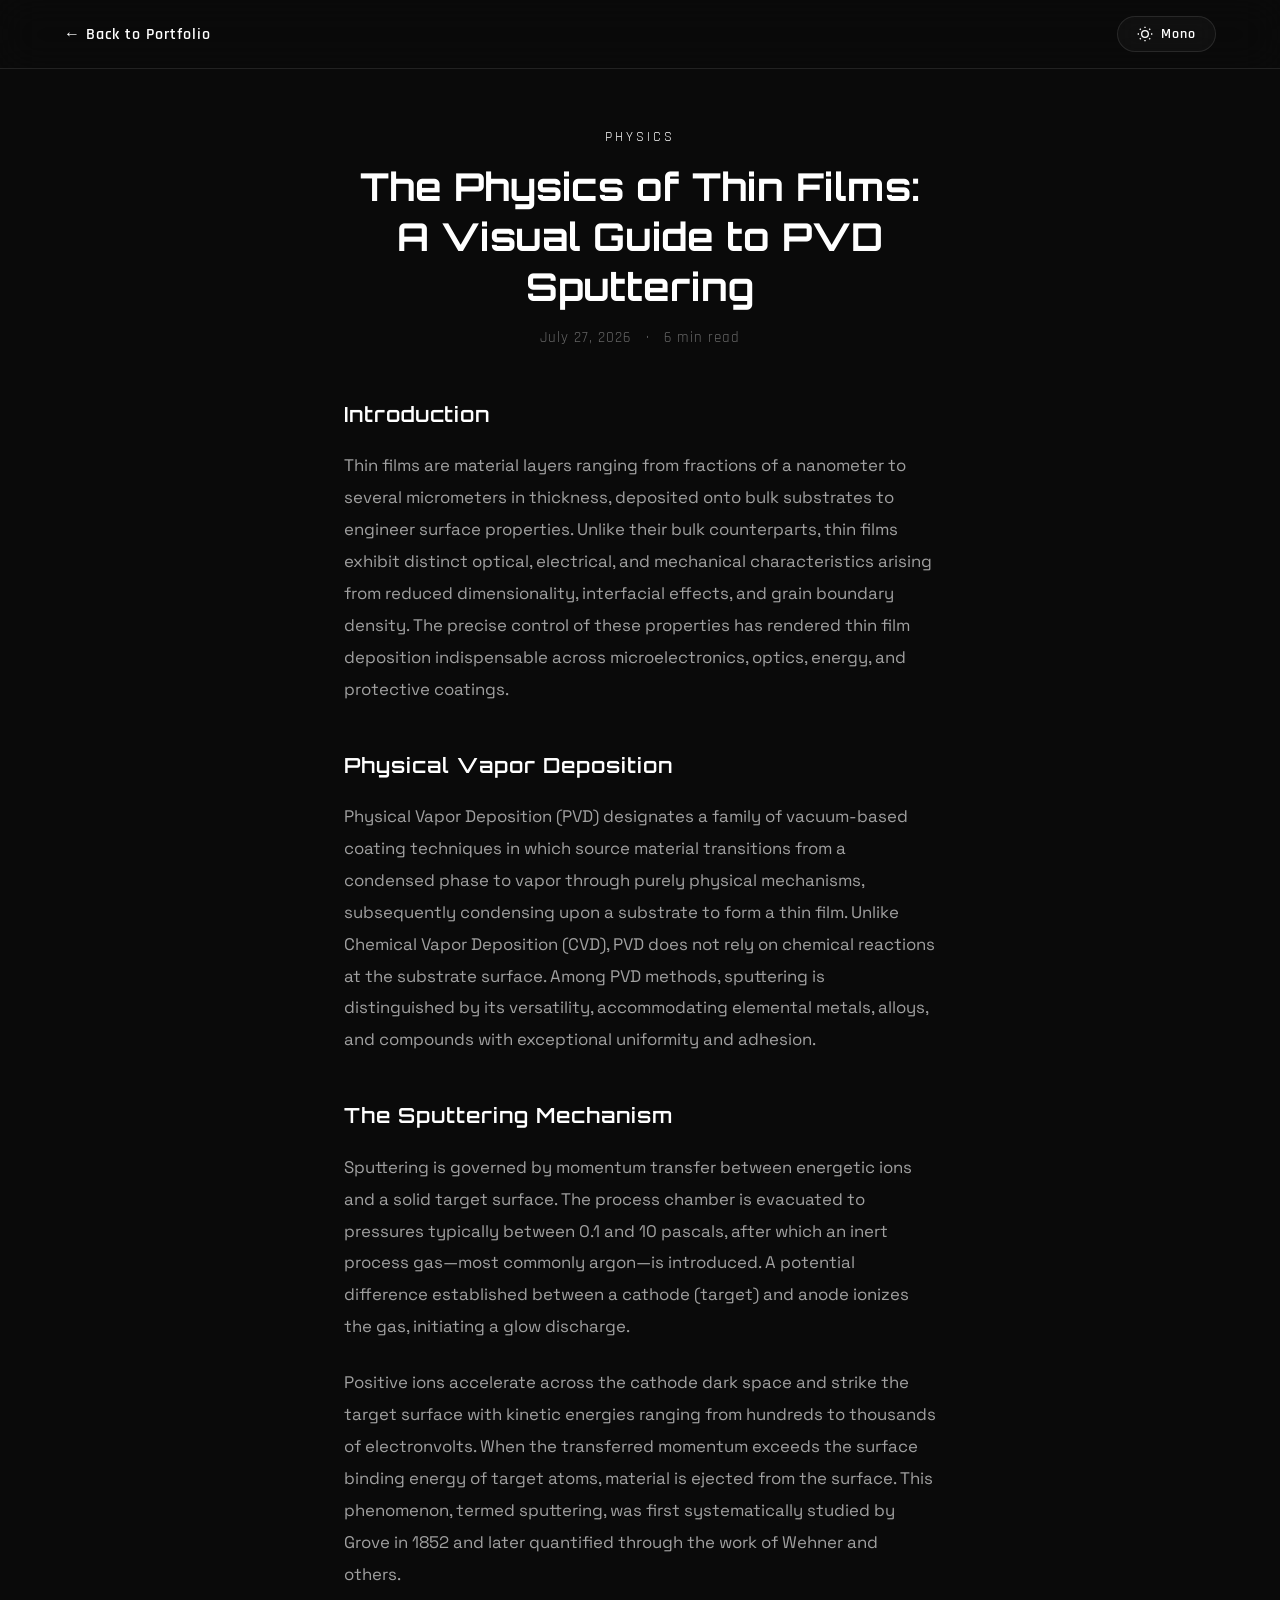
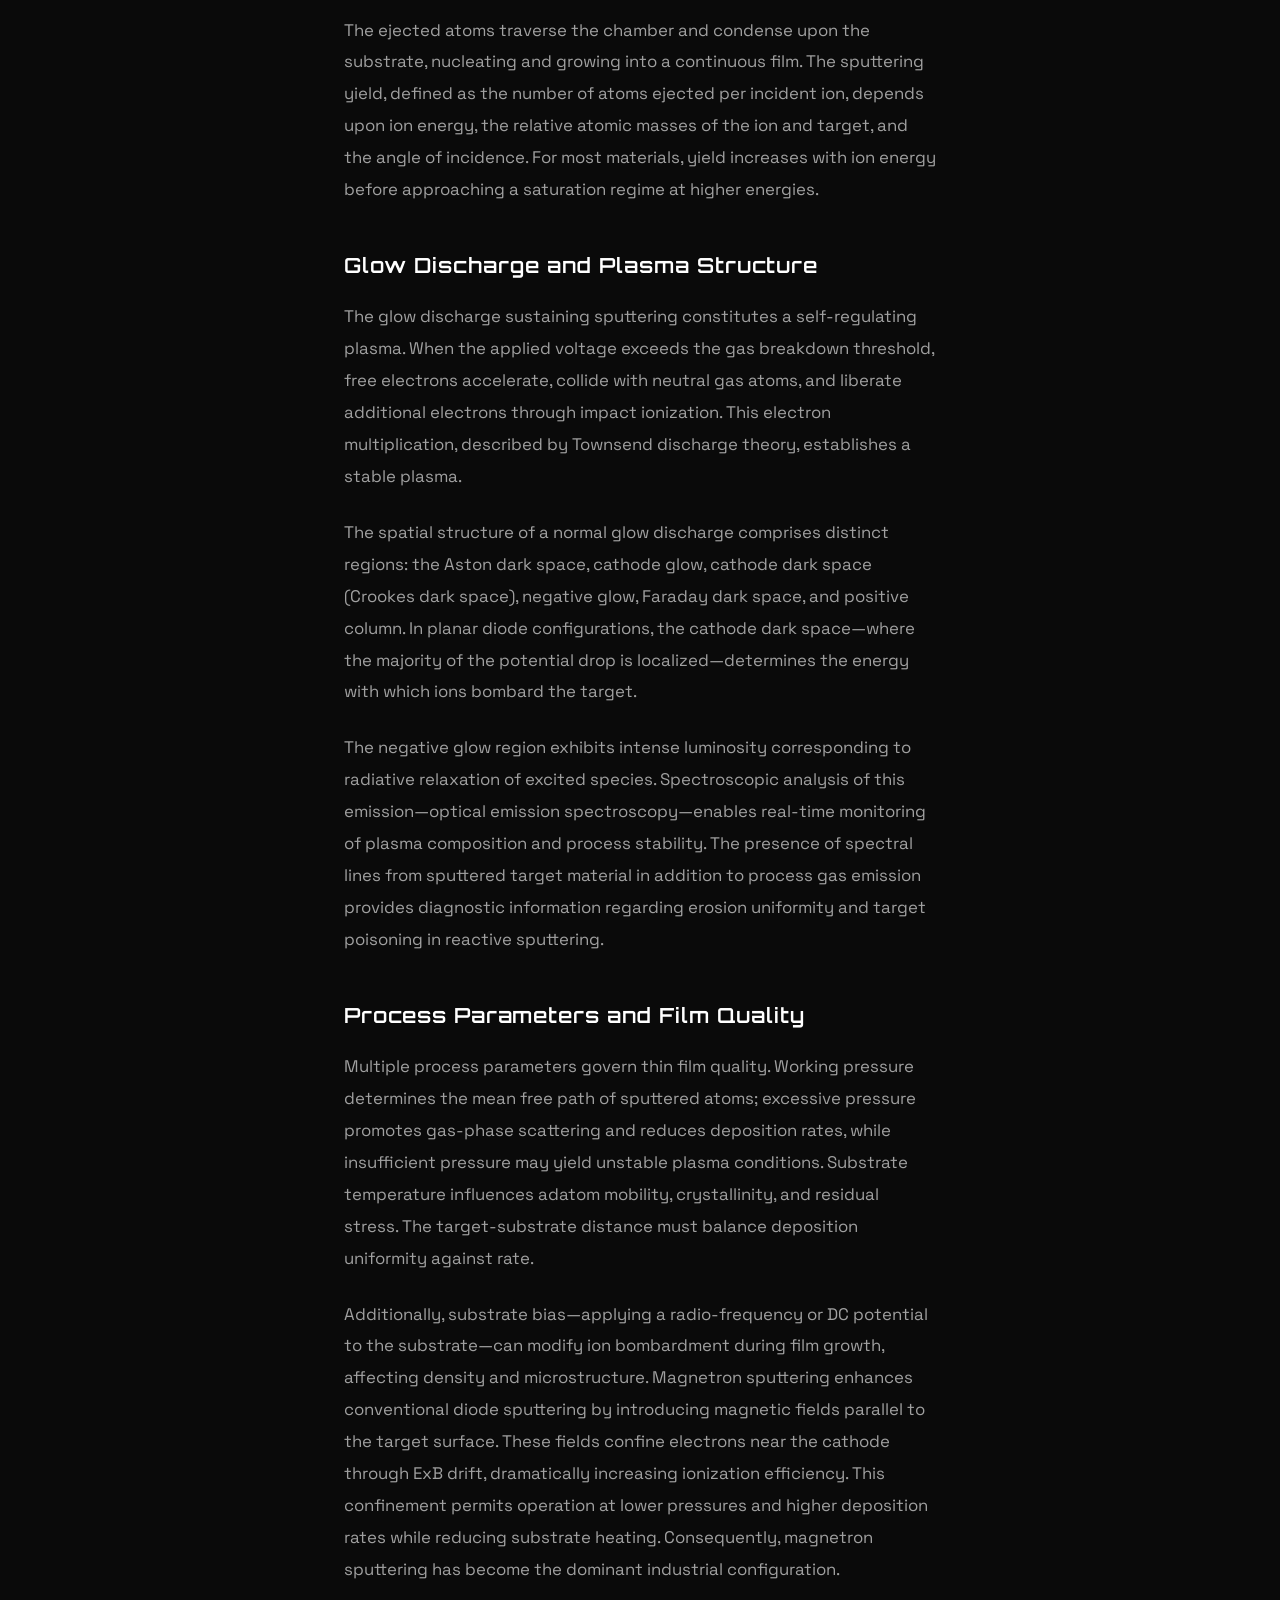
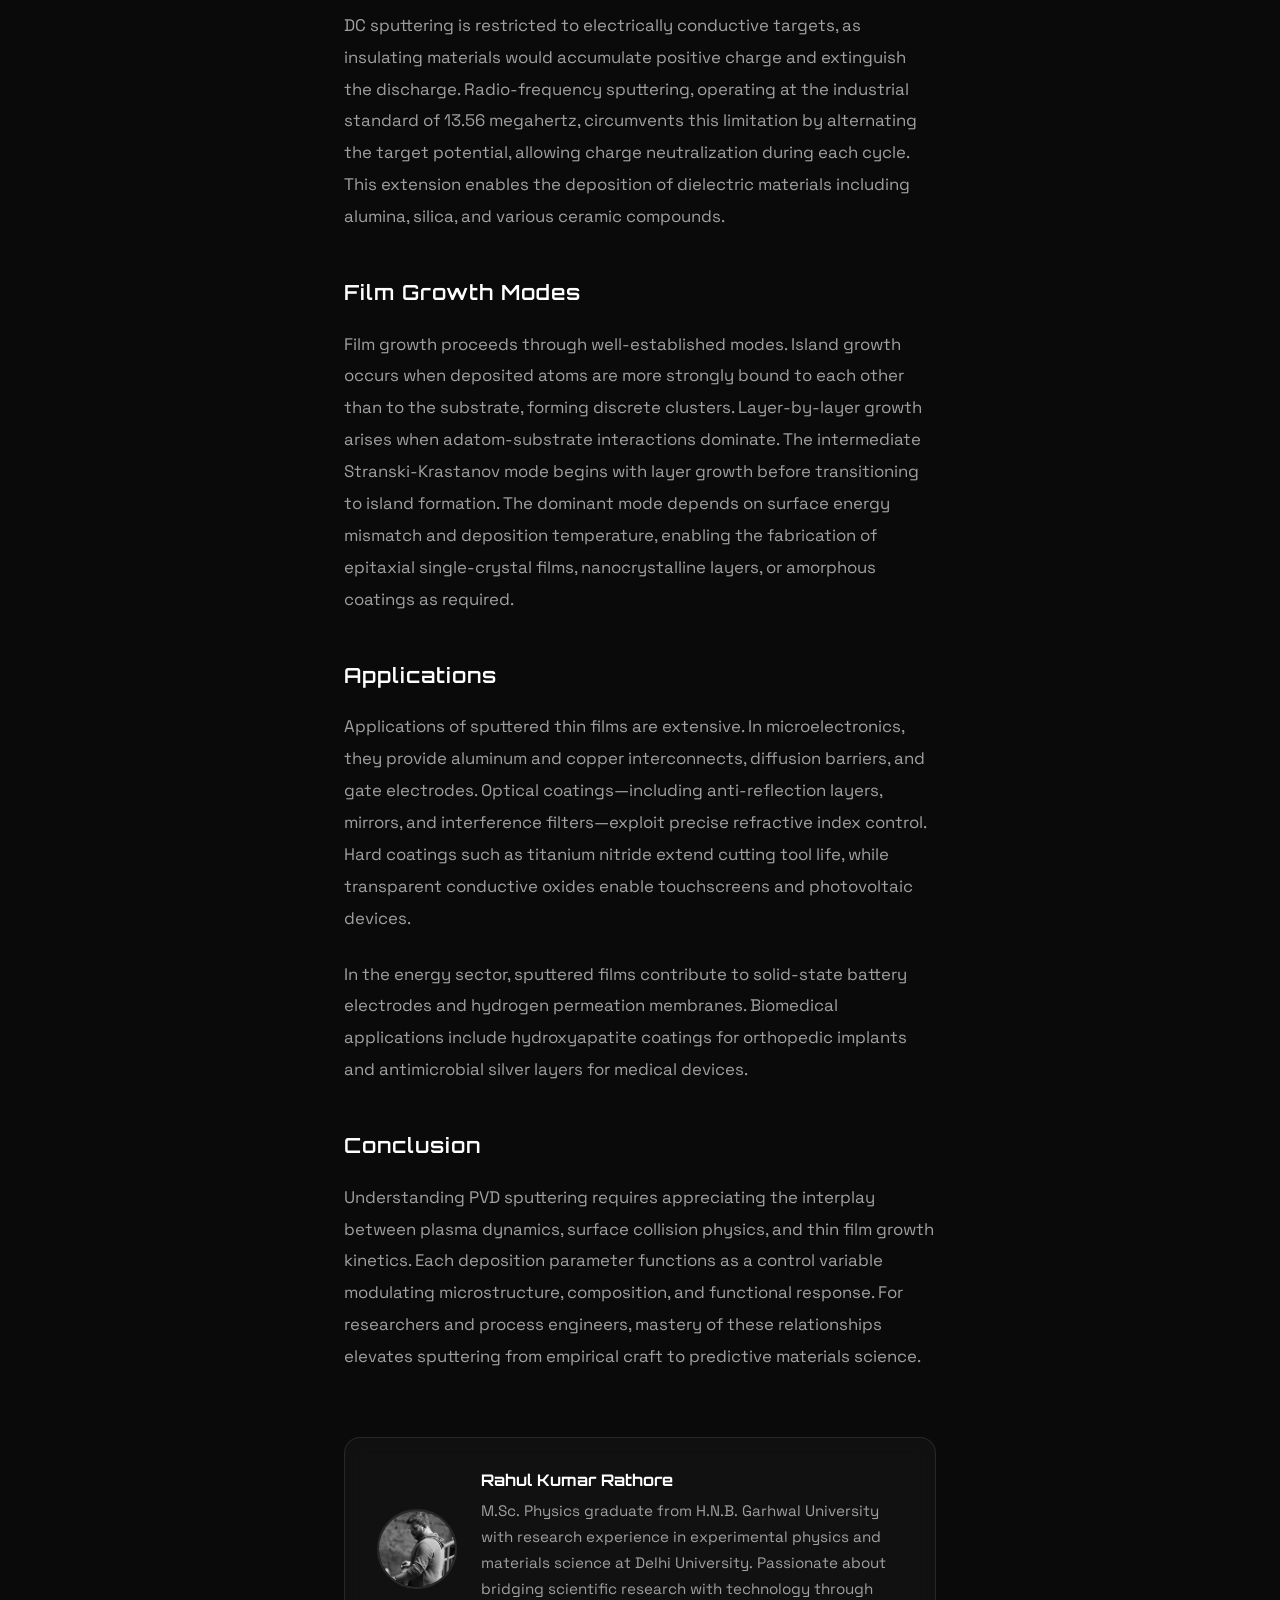
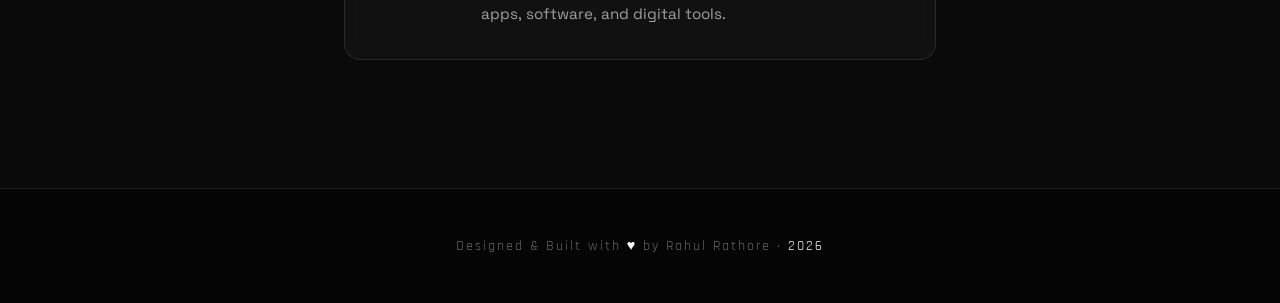
<file: blog/physics-thin-films-pvd-sputtering.html>
<!DOCTYPE html>
<html lang="en">
<head>
    <meta charset="UTF-8">
    <meta name="viewport" content="width=device-width, initial-scale=1.0">
    <title>The Physics of Thin Films: A Visual Guide to PVD Sputtering | Rahul Rathore</title>
    <meta name="description" content="A comprehensive guide to the physics of thin film deposition through Physical Vapor Deposition and sputtering, covering glow discharge, process parameters, and applications.">
    <meta name="author" content="Rahul Kumar Rathore">
    <meta property="og:type" content="article">
    <meta property="og:title" content="The Physics of Thin Films: A Visual Guide to PVD Sputtering">
    <meta property="og:description" content="Understanding PVD sputtering, glow discharge physics, and thin film growth mechanisms.">
    <meta property="og:url" content="https://rahulrathoreofficial.github.io/Rahul_Rathore/blog/physics-thin-films-pvd-sputtering.html">
    <meta property="og:image" content="../images/rahul-bw.jpg">
    <meta name="twitter:card" content="summary_large_image">
    <link rel="icon" type="image/svg+xml" href="data:image/svg+xml,<svg xmlns='http://www.w3.org/2000/svg' viewBox='0 0 100 100'><text y='.9em' font-size='90'>⚛️</text></svg>">
    <link rel="preconnect" href="https://fonts.googleapis.com">
    <link rel="preconnect" href="https://fonts.gstatic.com" crossorigin>
    <link href="https://fonts.googleapis.com/css2?family=Orbitron:wght@400;500;600;700;800;900&family=Rajdhani:wght@300;400;500;600;700&family=Space+Grotesk:wght@300;400;500;600;700&display=swap" rel="stylesheet">
    <link rel="stylesheet" href="../css/style.css">
<base target="_blank">
</head>
<body>
    <nav class="blog-nav">
        <a href="../index.html#blog" class="back-link">← Back to Portfolio</a>
        <button class="theme-toggle" id="themeToggle" aria-label="Toggle theme">
            <svg width="16" height="16" viewBox="0 0 24 24" fill="none" stroke="currentColor" stroke-width="2">
                <circle cx="12" cy="12" r="5"/>
                <path d="M12 1v2M12 21v2M4.22 4.22l1.42 1.42M18.36 18.36l1.42 1.42M1 12h2M21 12h2M4.22 19.78l1.42-1.42M18.36 5.64l1.42-1.42"/>
            </svg>
            <span id="themeLabel">Mono</span>
        </button>
    </nav>

    <article class="blog-article">
        <header class="article-header">
            <span class="article-category">Physics</span>
            <h1>The Physics of Thin Films: A Visual Guide to PVD Sputtering</h1>
            <div class="article-meta">
                <span>July 27, 2026</span>
                <span>·</span>
                <span>6 min read</span>
            </div>
        </header>

        <div class="article-content">
            <h2>Introduction</h2>
            <p>Thin films are material layers ranging from fractions of a nanometer to several micrometers in thickness, deposited onto bulk substrates to engineer surface properties. Unlike their bulk counterparts, thin films exhibit distinct optical, electrical, and mechanical characteristics arising from reduced dimensionality, interfacial effects, and grain boundary density. The precise control of these properties has rendered thin film deposition indispensable across microelectronics, optics, energy, and protective coatings.</p>

            <h2>Physical Vapor Deposition</h2>
            <p>Physical Vapor Deposition (PVD) designates a family of vacuum-based coating techniques in which source material transitions from a condensed phase to vapor through purely physical mechanisms, subsequently condensing upon a substrate to form a thin film. Unlike Chemical Vapor Deposition (CVD), PVD does not rely on chemical reactions at the substrate surface. Among PVD methods, sputtering is distinguished by its versatility, accommodating elemental metals, alloys, and compounds with exceptional uniformity and adhesion.</p>

            <h2>The Sputtering Mechanism</h2>
            <p>Sputtering is governed by momentum transfer between energetic ions and a solid target surface. The process chamber is evacuated to pressures typically between 0.1 and 10 pascals, after which an inert process gas—most commonly argon—is introduced. A potential difference established between a cathode (target) and anode ionizes the gas, initiating a glow discharge.</p>
            <p>Positive ions accelerate across the cathode dark space and strike the target surface with kinetic energies ranging from hundreds to thousands of electronvolts. When the transferred momentum exceeds the surface binding energy of target atoms, material is ejected from the surface. This phenomenon, termed sputtering, was first systematically studied by Grove in 1852 and later quantified through the work of Wehner and others.</p>
            <p>The ejected atoms traverse the chamber and condense upon the substrate, nucleating and growing into a continuous film. The sputtering yield, defined as the number of atoms ejected per incident ion, depends upon ion energy, the relative atomic masses of the ion and target, and the angle of incidence. For most materials, yield increases with ion energy before approaching a saturation regime at higher energies.</p>

            <h2>Glow Discharge and Plasma Structure</h2>
            <p>The glow discharge sustaining sputtering constitutes a self-regulating plasma. When the applied voltage exceeds the gas breakdown threshold, free electrons accelerate, collide with neutral gas atoms, and liberate additional electrons through impact ionization. This electron multiplication, described by Townsend discharge theory, establishes a stable plasma.</p>
            <p>The spatial structure of a normal glow discharge comprises distinct regions: the Aston dark space, cathode glow, cathode dark space (Crookes dark space), negative glow, Faraday dark space, and positive column. In planar diode configurations, the cathode dark space—where the majority of the potential drop is localized—determines the energy with which ions bombard the target.</p>
            <p>The negative glow region exhibits intense luminosity corresponding to radiative relaxation of excited species. Spectroscopic analysis of this emission—optical emission spectroscopy—enables real-time monitoring of plasma composition and process stability. The presence of spectral lines from sputtered target material in addition to process gas emission provides diagnostic information regarding erosion uniformity and target poisoning in reactive sputtering.</p>

            <h2>Process Parameters and Film Quality</h2>
            <p>Multiple process parameters govern thin film quality. Working pressure determines the mean free path of sputtered atoms; excessive pressure promotes gas-phase scattering and reduces deposition rates, while insufficient pressure may yield unstable plasma conditions. Substrate temperature influences adatom mobility, crystallinity, and residual stress. The target-substrate distance must balance deposition uniformity against rate.</p>
            <p>Additionally, substrate bias—applying a radio-frequency or DC potential to the substrate—can modify ion bombardment during film growth, affecting density and microstructure. Magnetron sputtering enhances conventional diode sputtering by introducing magnetic fields parallel to the target surface. These fields confine electrons near the cathode through ExB drift, dramatically increasing ionization efficiency. This confinement permits operation at lower pressures and higher deposition rates while reducing substrate heating. Consequently, magnetron sputtering has become the dominant industrial configuration.</p>
            <p>DC sputtering is restricted to electrically conductive targets, as insulating materials would accumulate positive charge and extinguish the discharge. Radio-frequency sputtering, operating at the industrial standard of 13.56 megahertz, circumvents this limitation by alternating the target potential, allowing charge neutralization during each cycle. This extension enables the deposition of dielectric materials including alumina, silica, and various ceramic compounds.</p>

            <h2>Film Growth Modes</h2>
            <p>Film growth proceeds through well-established modes. Island growth occurs when deposited atoms are more strongly bound to each other than to the substrate, forming discrete clusters. Layer-by-layer growth arises when adatom-substrate interactions dominate. The intermediate Stranski-Krastanov mode begins with layer growth before transitioning to island formation. The dominant mode depends on surface energy mismatch and deposition temperature, enabling the fabrication of epitaxial single-crystal films, nanocrystalline layers, or amorphous coatings as required.</p>

            <h2>Applications</h2>
            <p>Applications of sputtered thin films are extensive. In microelectronics, they provide aluminum and copper interconnects, diffusion barriers, and gate electrodes. Optical coatings—including anti-reflection layers, mirrors, and interference filters—exploit precise refractive index control. Hard coatings such as titanium nitride extend cutting tool life, while transparent conductive oxides enable touchscreens and photovoltaic devices.</p>
            <p>In the energy sector, sputtered films contribute to solid-state battery electrodes and hydrogen permeation membranes. Biomedical applications include hydroxyapatite coatings for orthopedic implants and antimicrobial silver layers for medical devices.</p>

            <h2>Conclusion</h2>
            <p>Understanding PVD sputtering requires appreciating the interplay between plasma dynamics, surface collision physics, and thin film growth kinetics. Each deposition parameter functions as a control variable modulating microstructure, composition, and functional response. For researchers and process engineers, mastery of these relationships elevates sputtering from empirical craft to predictive materials science.</p>
        </div>

        <div class="author-bio">
            <img src="../images/rahul-bw.jpg" alt="Rahul Rathore">
            <div>
                <h4>Rahul Kumar Rathore</h4>
                <p>M.Sc. Physics graduate from H.N.B. Garhwal University with research experience in experimental physics and materials science at Delhi University. Passionate about bridging scientific research with technology through apps, software, and digital tools.</p>
            </div>
        </div>
    </article>

    <footer class="blog-footer">
        <p class="footer-text">
            Designed & Built with <span>♥</span> by Rahul Rathore · <span id="year">2026</span>
        </p>
    </footer>

    <script>
        const themeToggle = document.getElementById('themeToggle');
        const themeLabel = document.getElementById('themeLabel');
        const body = document.body;
        let currentTheme = localStorage.getItem('rahul-theme') || 'mono';
        function applyTheme(theme) {
            if (theme === 'mint') {
                body.setAttribute('data-theme', 'mint');
                themeLabel.textContent = 'Mint';
            } else {
                body.removeAttribute('data-theme');
                themeLabel.textContent = 'Mono';
            }
            currentTheme = theme;
            localStorage.setItem('rahul-theme', theme);
        }
        themeToggle.addEventListener('click', () => applyTheme(currentTheme === 'mono' ? 'mint' : 'mono'));
        applyTheme(currentTheme);
        document.getElementById('year').textContent = new Date().getFullYear();
    </script>
</body>
</html>
</file>
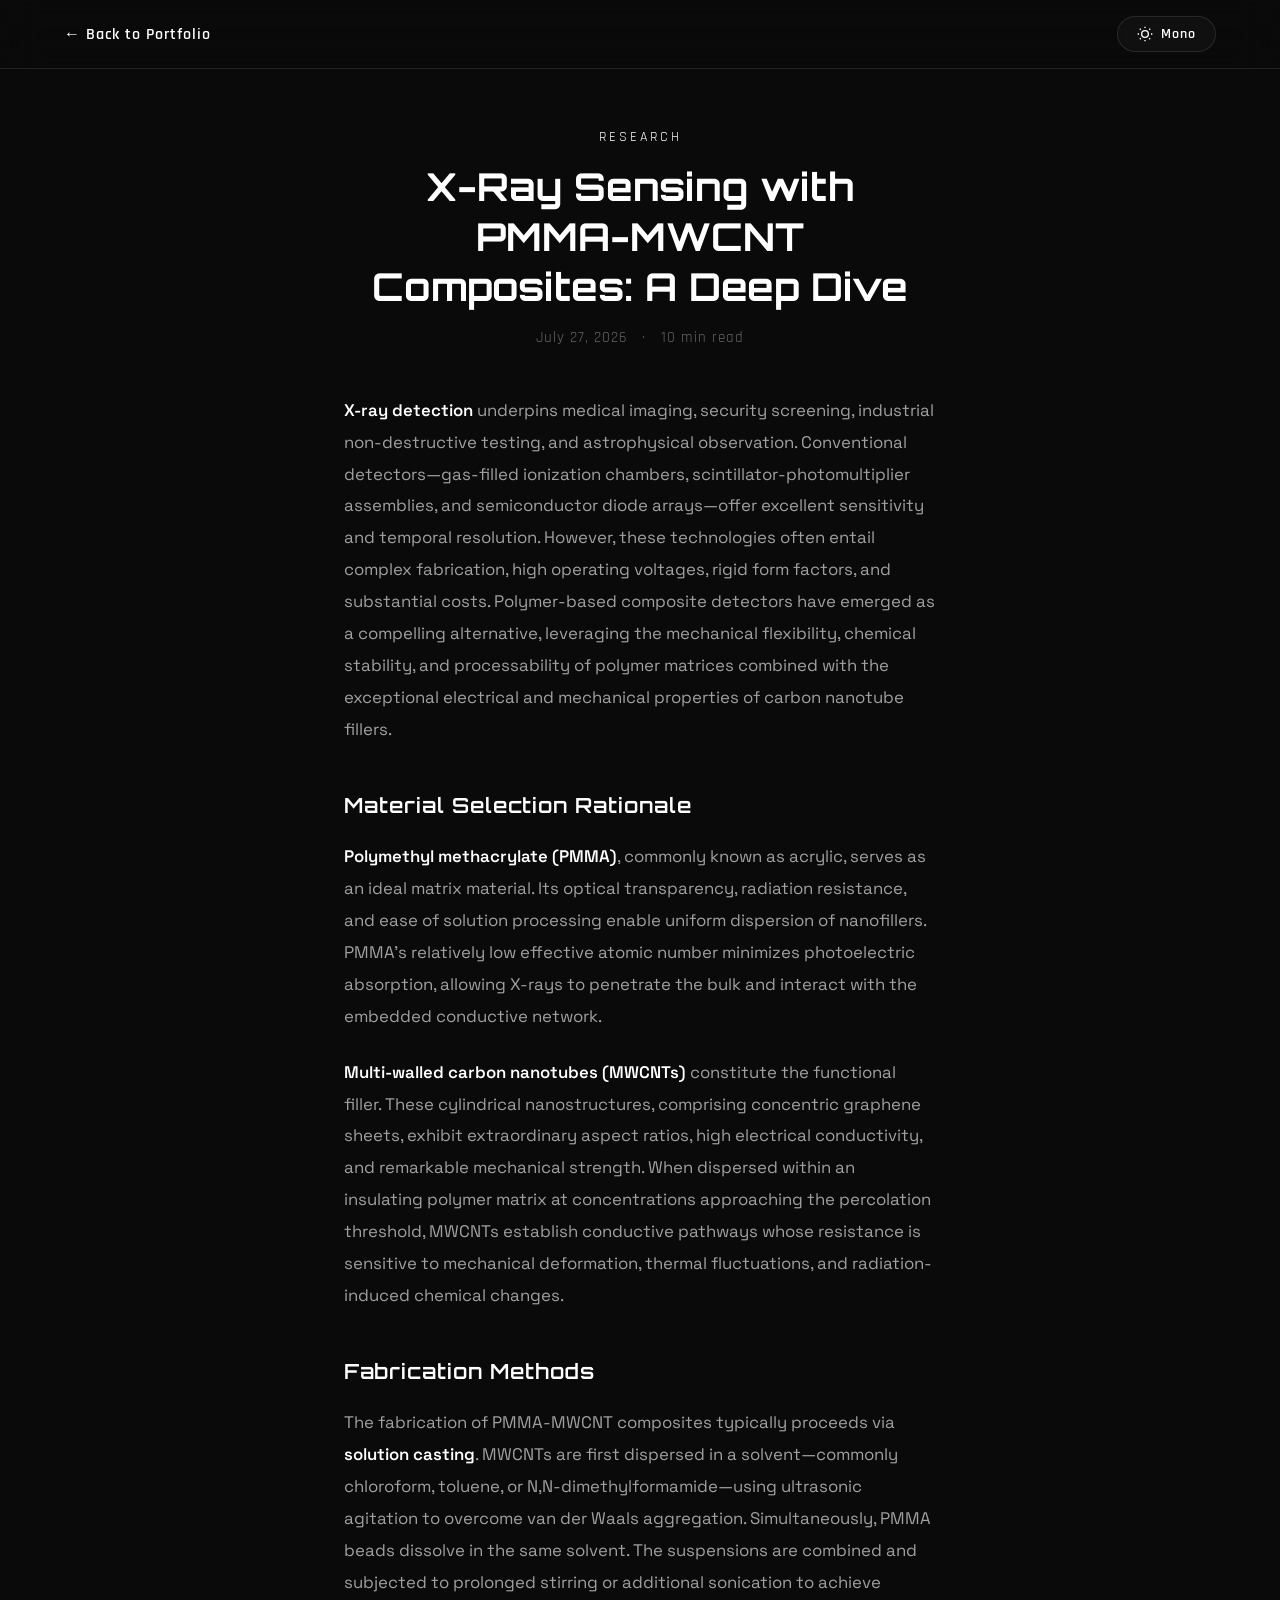
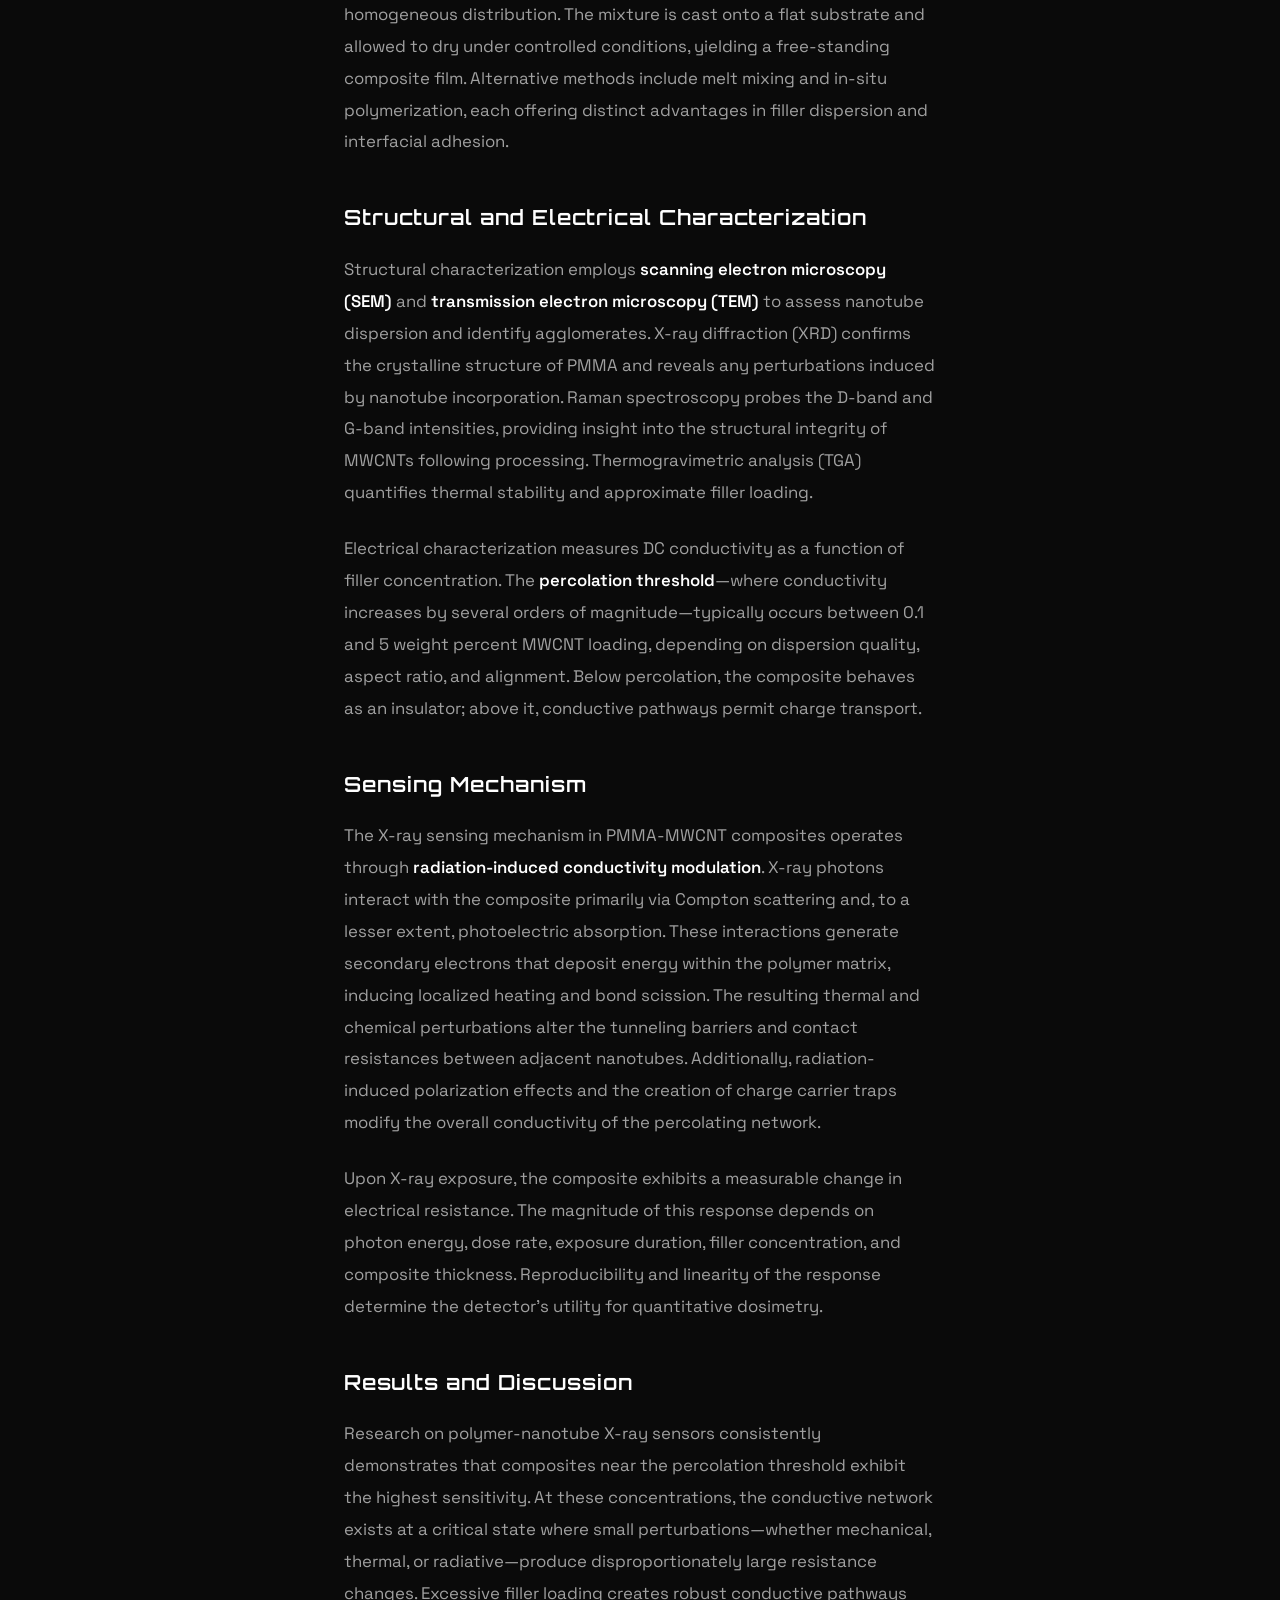
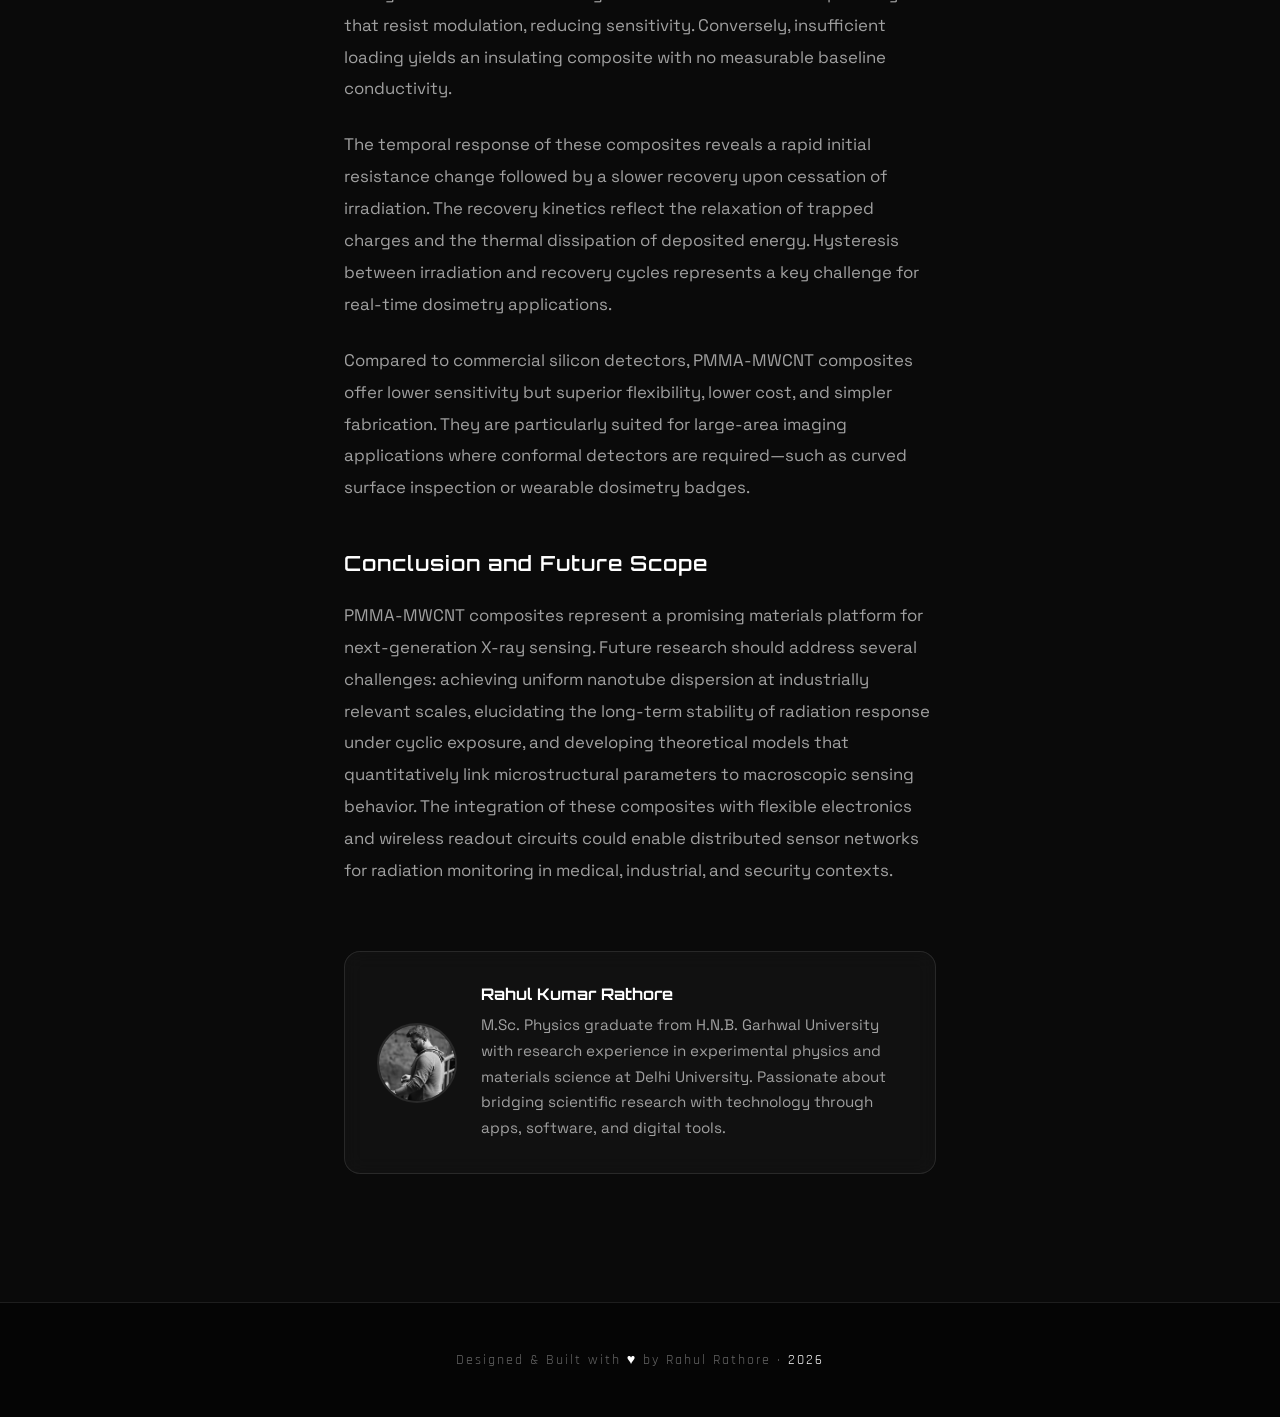
<file: blog/xray-sensing-pmma-mwcnt.html>
<!DOCTYPE html>
<html lang="en">
<head>
    <meta charset="UTF-8">
    <meta name="viewport" content="width=device-width, initial-scale=1.0">
    <title>X-Ray Sensing with PMMA-MWCNT Composites: A Deep Dive | Rahul Rathore</title>
    <meta name="description" content="A research deep dive into PMMA-MWCNT polymer nanocomposites for X-ray sensing applications, based on Masters dissertation work at Delhi University.">
    <meta name="author" content="Rahul Kumar Rathore">
    <meta property="og:type" content="article">
    <meta property="og:title" content="X-Ray Sensing with PMMA-MWCNT Composites: A Deep Dive">
    <meta property="og:description" content="Exploring fabrication, characterization, and sensing mechanisms of polymer-nanotube composites for radiation detection.">
    <meta property="og:url" content="https://rahulrathoreofficial.github.io/Rahul_Rathore/blog/xray-sensing-pmma-mwcnt.html">
    <meta property="og:image" content="../images/rahul-bw.jpg">
    <meta name="twitter:card" content="summary_large_image">
    <link rel="icon" type="image/svg+xml" href="data:image/svg+xml,<svg xmlns='http://www.w3.org/2000/svg' viewBox='0 0 100 100'><text y='.9em' font-size='90'>⚛️</text></svg>">
    <link rel="preconnect" href="https://fonts.googleapis.com">
    <link rel="preconnect" href="https://fonts.gstatic.com" crossorigin>
    <link href="https://fonts.googleapis.com/css2?family=Orbitron:wght@400;500;600;700;800;900&family=Rajdhani:wght@300;400;500;600;700&family=Space+Grotesk:wght@300;400;500;600;700&display=swap" rel="stylesheet">
    <link rel="stylesheet" href="../css/style.css">
</head>
<body>
    <nav class="blog-nav">
        <a href="../index.html#blog" class="back-link">← Back to Portfolio</a>
        <button class="theme-toggle" id="themeToggle" aria-label="Toggle theme">
            <svg width="16" height="16" viewBox="0 0 24 24" fill="none" stroke="currentColor" stroke-width="2">
                <circle cx="12" cy="12" r="5"/>
                <path d="M12 1v2M12 21v2M4.22 4.22l1.42 1.42M18.36 18.36l1.42 1.42M1 12h2M21 12h2M4.22 19.78l1.42-1.42M18.36 5.64l1.42-1.42"/>
            </svg>
            <span id="themeLabel">Mono</span>
        </button>
    </nav>

    <article class="blog-article">
        <header class="article-header">
            <span class="article-category">Research</span>
            <h1>X-Ray Sensing with PMMA-MWCNT Composites: A Deep Dive</h1>
            <div class="article-meta">
                <span>July 27, 2026</span>
                <span>·</span>
                <span>10 min read</span>
            </div>
        </header>

        <div class="article-content">
            <p><strong>X-ray detection</strong> underpins medical imaging, security screening, industrial non-destructive testing, and astrophysical observation. Conventional detectors—gas-filled ionization chambers, scintillator-photomultiplier assemblies, and semiconductor diode arrays—offer excellent sensitivity and temporal resolution. However, these technologies often entail complex fabrication, high operating voltages, rigid form factors, and substantial costs. Polymer-based composite detectors have emerged as a compelling alternative, leveraging the mechanical flexibility, chemical stability, and processability of polymer matrices combined with the exceptional electrical and mechanical properties of carbon nanotube fillers.</p>

            <h2>Material Selection Rationale</h2>
            <p><strong>Polymethyl methacrylate (PMMA)</strong>, commonly known as acrylic, serves as an ideal matrix material. Its optical transparency, radiation resistance, and ease of solution processing enable uniform dispersion of nanofillers. PMMA's relatively low effective atomic number minimizes photoelectric absorption, allowing X-rays to penetrate the bulk and interact with the embedded conductive network.</p>

            <p><strong>Multi-walled carbon nanotubes (MWCNTs)</strong> constitute the functional filler. These cylindrical nanostructures, comprising concentric graphene sheets, exhibit extraordinary aspect ratios, high electrical conductivity, and remarkable mechanical strength. When dispersed within an insulating polymer matrix at concentrations approaching the percolation threshold, MWCNTs establish conductive pathways whose resistance is sensitive to mechanical deformation, thermal fluctuations, and radiation-induced chemical changes.</p>

            <h2>Fabrication Methods</h2>
            <p>The fabrication of PMMA-MWCNT composites typically proceeds via <strong>solution casting</strong>. MWCNTs are first dispersed in a solvent—commonly chloroform, toluene, or N,N-dimethylformamide—using ultrasonic agitation to overcome van der Waals aggregation. Simultaneously, PMMA beads dissolve in the same solvent. The suspensions are combined and subjected to prolonged stirring or additional sonication to achieve homogeneous distribution. The mixture is cast onto a flat substrate and allowed to dry under controlled conditions, yielding a free-standing composite film. Alternative methods include melt mixing and in-situ polymerization, each offering distinct advantages in filler dispersion and interfacial adhesion.</p>

            <h2>Structural and Electrical Characterization</h2>
            <p>Structural characterization employs <strong>scanning electron microscopy (SEM)</strong> and <strong>transmission electron microscopy (TEM)</strong> to assess nanotube dispersion and identify agglomerates. X-ray diffraction (XRD) confirms the crystalline structure of PMMA and reveals any perturbations induced by nanotube incorporation. Raman spectroscopy probes the D-band and G-band intensities, providing insight into the structural integrity of MWCNTs following processing. Thermogravimetric analysis (TGA) quantifies thermal stability and approximate filler loading.</p>

            <p>Electrical characterization measures DC conductivity as a function of filler concentration. The <strong>percolation threshold</strong>—where conductivity increases by several orders of magnitude—typically occurs between 0.1 and 5 weight percent MWCNT loading, depending on dispersion quality, aspect ratio, and alignment. Below percolation, the composite behaves as an insulator; above it, conductive pathways permit charge transport.</p>

            <h2>Sensing Mechanism</h2>
            <p>The X-ray sensing mechanism in PMMA-MWCNT composites operates through <strong>radiation-induced conductivity modulation</strong>. X-ray photons interact with the composite primarily via Compton scattering and, to a lesser extent, photoelectric absorption. These interactions generate secondary electrons that deposit energy within the polymer matrix, inducing localized heating and bond scission. The resulting thermal and chemical perturbations alter the tunneling barriers and contact resistances between adjacent nanotubes. Additionally, radiation-induced polarization effects and the creation of charge carrier traps modify the overall conductivity of the percolating network.</p>

            <p>Upon X-ray exposure, the composite exhibits a measurable change in electrical resistance. The magnitude of this response depends on photon energy, dose rate, exposure duration, filler concentration, and composite thickness. Reproducibility and linearity of the response determine the detector's utility for quantitative dosimetry.</p>

            <h2>Results and Discussion</h2>
            <p>Research on polymer-nanotube X-ray sensors consistently demonstrates that composites near the percolation threshold exhibit the highest sensitivity. At these concentrations, the conductive network exists at a critical state where small perturbations—whether mechanical, thermal, or radiative—produce disproportionately large resistance changes. Excessive filler loading creates robust conductive pathways that resist modulation, reducing sensitivity. Conversely, insufficient loading yields an insulating composite with no measurable baseline conductivity.</p>

            <p>The temporal response of these composites reveals a rapid initial resistance change followed by a slower recovery upon cessation of irradiation. The recovery kinetics reflect the relaxation of trapped charges and the thermal dissipation of deposited energy. Hysteresis between irradiation and recovery cycles represents a key challenge for real-time dosimetry applications.</p>

            <p>Compared to commercial silicon detectors, PMMA-MWCNT composites offer lower sensitivity but superior flexibility, lower cost, and simpler fabrication. They are particularly suited for large-area imaging applications where conformal detectors are required—such as curved surface inspection or wearable dosimetry badges.</p>

            <h2>Conclusion and Future Scope</h2>
            <p>PMMA-MWCNT composites represent a promising materials platform for next-generation X-ray sensing. Future research should address several challenges: achieving uniform nanotube dispersion at industrially relevant scales, elucidating the long-term stability of radiation response under cyclic exposure, and developing theoretical models that quantitatively link microstructural parameters to macroscopic sensing behavior. The integration of these composites with flexible electronics and wireless readout circuits could enable distributed sensor networks for radiation monitoring in medical, industrial, and security contexts.</p>
        </div>

        <div class="author-bio">
            <img src="../images/rahul-bw.jpg" alt="Rahul Rathore">
            <div>
                <h4>Rahul Kumar Rathore</h4>
                <p>M.Sc. Physics graduate from H.N.B. Garhwal University with research experience in experimental physics and materials science at Delhi University. Passionate about bridging scientific research with technology through apps, software, and digital tools.</p>
            </div>
        </div>
    </article>

    <footer class="blog-footer">
        <p class="footer-text">
            Designed & Built with <span>♥</span> by Rahul Rathore · <span id="year">2026</span>
        </p>
    </footer>

    <script>
        const themeToggle = document.getElementById('themeToggle');
        const themeLabel = document.getElementById('themeLabel');
        const body = document.body;
        let currentTheme = localStorage.getItem('rahul-theme') || 'mono';
        function applyTheme(theme) {
            if (theme === 'mint') {
                body.setAttribute('data-theme', 'mint');
                themeLabel.textContent = 'Mint';
            } else {
                body.removeAttribute('data-theme');
                themeLabel.textContent = 'Mono';
            }
            currentTheme = theme;
            localStorage.setItem('rahul-theme', theme);
        }
        themeToggle.addEventListener('click', () => applyTheme(currentTheme === 'mono' ? 'mint' : 'mono'));
        applyTheme(currentTheme);
        document.getElementById('year').textContent = new Date().getFullYear();
    </script>
</body>
</html>
</file>
<file: css/style.css>
/* ========================================
   RAHUL RATHORE PORTFOLIO — STYLESHEET
   ======================================== */

/* ---------- 1. CSS Variables ---------- */
:root {
    --bg-primary: #0a0a0a;
    --bg-secondary: #050505;
    --bg-card: rgba(255, 255, 255, 0.03);
    --text-primary: #ffffff;
    --text-secondary: #a0a0a0;
    --text-muted: #666666;
    --accent: #ffffff;
    --accent-2: #cccccc;
    --accent-3: #888888;
    --border: rgba(255, 255, 255, 0.1);
    --border-hover: rgba(255, 255, 255, 0.3);
    --glow: rgba(255, 255, 255, 0.15);
    --gradient-start: #ffffff;
    --gradient-end: #888888;
    --gradient-1: rgba(255, 255, 255, 0.08);
    --gradient-2: rgba(255, 255, 255, 0.03);
    --particle-r: 255; --particle-g: 255; --particle-b: 255;
    --cursor-color: #ffffff;
    --btn-text: #0a0a0a;
    --input-bg: rgba(255, 255, 255, 0.03);
    --nav-bg: rgba(10, 10, 10, 0.7);
    --nav-bg-scrolled: rgba(10, 10, 10, 0.95);
    --shadow: none;
    --grid-opacity: 0.03;
    --loader-bg: #0a0a0a;
    --success: #22c55e;
}

[data-theme="mint"] {
    --bg-primary: #f6f8f6;
    --bg-secondary: #ffffff;
    --bg-card: rgba(255, 255, 255, 0.95);
    --text-primary: #1a1a1a;
    --text-secondary: #555555;
    --text-muted: #888888;
    --accent: #22c55e;
    --accent-2: #4ade80;
    --accent-3: #16a34a;
    --border: rgba(34, 197, 94, 0.2);
    --border-hover: rgba(34, 197, 94, 0.5);
    --glow: rgba(34, 197, 94, 0.15);
    --gradient-start: #16a34a;
    --gradient-end: #4ade80;
    --gradient-1: rgba(34, 197, 94, 0.08);
    --gradient-2: rgba(74, 222, 128, 0.04);
    --particle-r: 34; --particle-g: 197; --particle-b: 94;
    --cursor-color: #22c55e;
    --btn-text: #ffffff;
    --input-bg: #ffffff;
    --nav-bg: rgba(246, 248, 246, 0.8);
    --nav-bg-scrolled: rgba(255, 255, 255, 0.95);
    --shadow: 0 4px 24px rgba(0, 0, 0, 0.06);
    --grid-opacity: 0.04;
    --loader-bg: #f6f8f6;
    --success: #16a34a;
}

/* ---------- 2. Reset & Base ---------- */
* { margin: 0; padding: 0; box-sizing: border-box; }
html { scroll-behavior: smooth; }
body {
    font-family: 'Space Grotesk', sans-serif;
    background: var(--bg-primary);
    color: var(--text-primary);
    overflow-x: hidden;
    cursor: none;
    transition: background-color 0.6s ease, color 0.6s ease;
}

/* ---------- 3. Scrollbar & Selection ---------- */
::-webkit-scrollbar { width: 8px; }
::-webkit-scrollbar-track { background: var(--bg-secondary); transition: background-color 0.6s ease; }
::-webkit-scrollbar-thumb {
    background: linear-gradient(180deg, var(--accent), var(--accent-2));
    border-radius: 4px;
}
::selection { background: var(--accent); color: var(--btn-text); }

/* ---------- 4. Custom Cursor ---------- */
.cursor {
    width: 20px; height: 20px;
    border: 2px solid var(--cursor-color);
    border-radius: 50%;
    position: fixed;
    pointer-events: none;
    z-index: 9999;
    transition: transform 0.15s ease, width 0.2s ease, height 0.2s ease, border-color 0.3s ease;
    box-shadow: 0 0 10px var(--glow);
}
.cursor-dot {
    width: 6px; height: 6px;
    background: var(--cursor-color);
    border-radius: 50%;
    position: fixed;
    pointer-events: none;
    z-index: 9999;
    transition: transform 0.05s ease, background-color 0.3s ease;
    box-shadow: 0 0 6px var(--glow);
}
.cursor.hover {
    width: 50px; height: 50px;
    background: var(--glow);
}

/* ---------- 5. Particle Canvas & Grid ---------- */
#particle-canvas {
    position: fixed; top: 0; left: 0;
    width: 100%; height: 100%;
    z-index: -1; opacity: 0.6;
}
.grid-overlay {
    position: fixed; top: 0; left: 0;
    width: 100%; height: 100%;
    background-image: 
        linear-gradient(rgba(var(--particle-r), var(--particle-g), var(--particle-b), var(--grid-opacity)) 1px, transparent 1px),
        linear-gradient(90deg, rgba(var(--particle-r), var(--particle-g), var(--particle-b), var(--grid-opacity)) 1px, transparent 1px);
    background-size: 60px 60px;
    z-index: -1; pointer-events: none;
    transition: background-image 0.6s ease;
}

/* ---------- 6. Navigation ---------- */
nav {
    position: fixed; top: 0; width: 100%;
    padding: 1.5rem 5%;
    display: flex; justify-content: space-between; align-items: center;
    z-index: 1000;
    background: var(--nav-bg);
    backdrop-filter: blur(20px);
    border-bottom: 1px solid var(--border);
    transition: all 0.4s ease, background-color 0.6s ease;
}
nav.scrolled { padding: 1rem 5%; background: var(--nav-bg-scrolled); }

.logo {
    font-family: 'Orbitron', sans-serif;
    font-size: 1.5rem; font-weight: 700;
    background: linear-gradient(135deg, var(--gradient-start), var(--gradient-end));
    -webkit-background-clip: text; -webkit-text-fill-color: transparent;
    background-clip: text;
    letter-spacing: 2px; text-transform: uppercase;
}

.nav-right { display: flex; align-items: center; gap: 1.5rem; }
.theme-toggle {
    padding: 0.5rem 1.2rem;
    background: var(--bg-card);
    border: 1px solid var(--border);
    border-radius: 50px;
    color: var(--text-primary);
    font-family: 'Rajdhani', sans-serif;
    font-size: 0.9rem; font-weight: 600;
    letter-spacing: 1px;
    cursor: none;
    display: flex; align-items: center; gap: 0.5rem;
    transition: all 0.3s ease;
    backdrop-filter: blur(10px);
}
.theme-toggle:hover {
    border-color: var(--accent);
    color: var(--accent);
    box-shadow: 0 0 20px var(--glow);
}

.nav-links { display: flex; gap: 2.5rem; list-style: none; }
.nav-links a {
    font-family: 'Rajdhani', sans-serif;
    font-size: 1.1rem; font-weight: 500;
    color: var(--text-secondary);
    text-decoration: none;
    letter-spacing: 1px;
    position: relative;
    transition: color 0.3s ease;
    padding: 0.5rem 0;
}
.nav-links a::after {
    content: ''; position: absolute; bottom: 0; left: 0;
    width: 0; height: 2px;
    background: linear-gradient(90deg, var(--accent), var(--accent-2));
    transition: width 0.3s ease;
}
.nav-links a:hover { color: var(--accent); }
.nav-links a:hover::after { width: 100%; }
.nav-links a.active { color: var(--accent); }
.nav-links a.active::after { width: 100%; }

.menu-toggle {
    display: none; flex-direction: column; gap: 5px;
    cursor: none; z-index: 1001;
    background: none; border: none; padding: 0.5rem;
}
.menu-toggle span {
    width: 30px; height: 2px;
    background: var(--accent);
    transition: all 0.3s ease; display: block;
}

/* ---------- 7. Hero Section ---------- */
.hero {
    min-height: 100vh;
    display: flex; align-items: center; justify-content: center;
    position: relative; padding: 0 5%;
}
.hero-content { text-align: center; max-width: 900px; z-index: 1; }
.hero-badge {
    display: inline-block;
    padding: 0.5rem 1.5rem;
    border: 1px solid var(--border);
    border-radius: 50px;
    font-family: 'Rajdhani', sans-serif;
    font-size: 0.9rem; color: var(--accent);
    letter-spacing: 3px; text-transform: uppercase;
    margin-bottom: 2rem;
    background: var(--bg-card);
    backdrop-filter: blur(10px);
    animation: float 3s ease-in-out infinite;
    transition: all 0.6s ease;
}
.hero h1 {
    font-family: 'Orbitron', sans-serif;
    font-size: clamp(2.5rem, 8vw, 5rem);
    font-weight: 900; line-height: 1.1;
    margin-bottom: 1.5rem; letter-spacing: 2px;
}
.hero h1 .gradient-text {
    background: linear-gradient(135deg, var(--gradient-start), var(--gradient-end));
    -webkit-background-clip: text; -webkit-text-fill-color: transparent;
    background-clip: text; background-size: 200% 200%;
    animation: gradientShift 5s ease infinite;
}
.typing-text {
    font-family: 'Rajdhani', sans-serif;
    font-size: clamp(1.2rem, 3vw, 1.8rem);
    font-weight: 500; color: var(--text-secondary);
    min-height: 2.5rem; letter-spacing: 2px;
    transition: color 0.6s ease;
}
.typing-text span { color: var(--accent); transition: color 0.6s ease; }
.cursor-blink {
    display: inline-block; width: 3px; height: 1.2em;
    background: var(--accent); margin-left: 5px;
    animation: blink 1s step-end infinite; vertical-align: middle;
    transition: background-color 0.6s ease;
}
.hero-desc {
    font-size: 1.1rem; color: var(--text-secondary);
    max-width: 600px; margin: 2rem auto; line-height: 1.8;
    transition: color 0.6s ease;
}
.hero-buttons { display: flex; gap: 1.2rem; justify-content: center; margin-top: 2.5rem; flex-wrap: wrap; }

.btn {
    padding: 1rem 2.5rem;
    font-family: 'Rajdhani', sans-serif;
    font-size: 1rem; font-weight: 600;
    letter-spacing: 2px; text-transform: uppercase;
    text-decoration: none; border-radius: 4px;
    position: relative; overflow: hidden;
    transition: all 0.3s ease;
    cursor: none; border: none;
    display: inline-flex; align-items: center; gap: 0.5rem;
}
.btn-primary {
    background: linear-gradient(135deg, var(--gradient-start), var(--gradient-end));
    color: var(--btn-text); box-shadow: 0 0 30px var(--glow);
}
.btn-primary:hover { transform: translateY(-3px); box-shadow: 0 10px 40px var(--glow); }
.btn-secondary {
    background: transparent; color: var(--accent);
    border: 1px solid var(--accent); box-shadow: 0 0 20px var(--glow);
}
.btn-secondary:hover { background: var(--glow); transform: translateY(-3px); box-shadow: 0 10px 40px var(--glow); }

.scroll-indicator {
    position: absolute; bottom: 1.5rem; left: 50%;
    transform: translateX(-50%);
    display: flex; flex-direction: column; align-items: center; gap: 0.5rem;
    animation: bounce 2s infinite;
}
.scroll-indicator span {
    font-family: 'Rajdhani', sans-serif;
    font-size: 0.8rem; letter-spacing: 3px;
    color: var(--text-muted); text-transform: uppercase;
    transition: color 0.6s ease;
}
.scroll-line {
    width: 1px; height: 60px;
    background: linear-gradient(to bottom, var(--accent), transparent);
    transition: background 0.6s ease;
}

/* ---------- 8. Section Layouts ---------- */
section { padding: 6rem 5%; position: relative; }
.section-header { margin-bottom: 4rem; text-align: center; max-width: 800px; margin-left: auto; margin-right: auto; }
.section-tag {
    font-family: 'Rajdhani', sans-serif;
    font-size: 0.9rem; letter-spacing: 4px;
    text-transform: uppercase; color: var(--accent);
    margin-bottom: 1rem; display: block;
    transition: color 0.6s ease;
}
.section-title {
    font-family: 'Orbitron', sans-serif;
    font-size: clamp(2rem, 5vw, 3rem);
    font-weight: 700; margin-bottom: 1rem;
}
.section-title span {
    background: linear-gradient(135deg, var(--gradient-start), var(--gradient-end));
    -webkit-background-clip: text; -webkit-text-fill-color: transparent;
    background-clip: text;
}
.section-subtitle {
    color: var(--text-secondary); font-size: 1.1rem;
    max-width: 600px; margin: 0 auto; line-height: 1.7;
    transition: color 0.6s ease;
}

/* ---------- 9. About Section ---------- */
.about-grid {
    display: grid;
    grid-template-columns: 1fr 1fr;
    gap: 4rem;
    align-items: start;
    max-width: 1200px;
    margin: 0 auto;
}
.about-left {
    display: flex;
    flex-direction: column;
    justify-content: flex-start;
}
.about-image-frame {
    width: 100%;
    aspect-ratio: 1;
    border-radius: 20px;
    border: 1px solid var(--border);
    display: flex;
    align-items: center;
    justify-content: center;
    position: relative;
    overflow: hidden;
    transition: all 0.6s ease;
}
.about-image-frame img {
    width: 100%;
    height: 100%;
    object-fit: cover;
    object-position: center top;
    filter: grayscale(100%) contrast(1.1);
    transition: all 0.6s ease;
}
.about-image-frame .image-overlay {
    position: absolute;
    inset: 0;
    background: linear-gradient(135deg, var(--gradient-1), var(--gradient-2));
    mix-blend-mode: overlay;
    opacity: 0.4;
    transition: opacity 0.6s ease;
}
.about-image-frame:hover img { filter: grayscale(0%) contrast(1.05); transform: scale(1.03); }
.about-image-frame:hover .image-overlay { opacity: 0.2; }

.about-stats {
    display: grid;
    grid-template-columns: repeat(3, 1fr);
    gap: 1.5rem;
    margin-top: 1.5rem;
}
.stat-item {
    text-align: center;
    padding: 1.5rem 0.5rem;
    background: var(--bg-card);
    border: 1px solid var(--border);
    border-radius: 12px;
    backdrop-filter: blur(10px);
    transition: all 0.3s ease, background-color 0.6s ease, border-color 0.6s ease;
    box-shadow: var(--shadow);
}
.stat-number {
    font-family: 'Orbitron', sans-serif;
    font-size: 2rem;
    font-weight: 700;
    background: linear-gradient(135deg, var(--gradient-start), var(--gradient-end));
    -webkit-background-clip: text;
    -webkit-text-fill-color: transparent;
    background-clip: text;
}
.stat-label {
    font-family: 'Rajdhani', sans-serif;
    font-size: 0.85rem;
    color: var(--text-secondary);
    margin-top: 0.5rem;
    letter-spacing: 1px;
    transition: color 0.6s ease;
}

.about-right {
    display: flex;
    flex-direction: column;
    justify-content: flex-start;
    gap: 0;
}
.about-right h3 {
    font-family: 'Orbitron', sans-serif;
    font-size: 1.5rem;
    margin-bottom: 1.5rem;
    color: var(--accent);
    transition: color 0.6s ease;
}
.about-right p {
    color: var(--text-secondary);
    line-height: 1.9;
    margin-bottom: 1.5rem;
    font-size: 1.05rem;
    transition: color 0.6s ease;
}
.about-right p:last-of-type { margin-bottom: 0; }

.skills {
    display: flex;
    flex-wrap: wrap;
    gap: 0.6rem;
    margin-top: 1.5rem;
}
.skill-tag {
    padding: 0.5rem 1rem;
    background: var(--gradient-1);
    border: 1px solid var(--border);
    border-radius: 50px;
    font-family: 'Rajdhani', sans-serif;
    font-size: 0.85rem;
    color: var(--text-secondary);
    transition: all 0.3s ease, background-color 0.6s ease, color 0.6s ease, border-color 0.6s ease;
}
.skill-tag:hover {
    border-color: var(--accent);
    color: var(--accent);
    transform: translateY(-2px);
}

.about-photo-secondary {
    width: 100%;
    border-radius: 16px;
    border: 1px solid var(--border);
    overflow: hidden;
    margin-top: 1.5rem;
    position: relative;
    transition: all 0.4s ease;
}
.about-photo-secondary img {
    width: 100%;
    height: 220px;
    object-fit: cover;
    object-position: center 30%;
    transition: all 0.6s ease;
    display: block;
}
.about-photo-secondary:hover {
    border-color: var(--border-hover);
    box-shadow: 0 10px 30px var(--glow);
}
.about-photo-secondary:hover img { transform: scale(1.03); }
.about-photo-secondary .photo-caption {
    position: absolute;
    bottom: 0;
    left: 0;
    right: 0;
    padding: 1rem 1.5rem;
    background: linear-gradient(to top, rgba(0,0,0,0.7), transparent);
    font-family: 'Rajdhani', sans-serif;
    font-size: 0.85rem;
    letter-spacing: 1px;
    color: #fff;
}
[data-theme="mint"] .about-photo-secondary .photo-caption {
    background: linear-gradient(to top, rgba(0,0,0,0.5), transparent);
}

/* ---------- 10. CV Section ---------- */
.cv-grid {
    display: grid;
    grid-template-columns: 1fr 1fr;
    gap: 4rem;
    max-width: 1200px;
    margin: 0 auto;
}
.cv-sidebar {
    display: flex;
    flex-direction: column;
    gap: 2rem;
}
.cv-card {
    background: var(--bg-card);
    border: 1px solid var(--border);
    border-radius: 16px;
    padding: 2rem;
    backdrop-filter: blur(10px);
    transition: all 0.4s ease, background-color 0.6s ease, border-color 0.6s ease;
    box-shadow: var(--shadow);
}
.cv-card:hover {
    border-color: var(--border-hover);
    box-shadow: 0 10px 30px var(--glow);
}
.cv-card h3 {
    font-family: 'Orbitron', sans-serif;
    font-size: 1rem;
    letter-spacing: 2px;
    text-transform: uppercase;
    margin-bottom: 1.5rem;
    color: var(--accent);
    display: flex;
    align-items: center;
    gap: 0.8rem;
}
.cv-card h3::after {
    content: '';
    flex: 1;
    height: 1px;
    background: var(--border);
    margin-left: 0.5rem;
}
.cv-item {
    margin-bottom: 1.2rem;
    padding-bottom: 1.2rem;
    border-bottom: 1px solid var(--border);
    transition: border-color 0.6s ease;
}
.cv-item:last-child { margin-bottom: 0; padding-bottom: 0; border-bottom: none; }
.cv-item-header {
    display: flex;
    justify-content: space-between;
    align-items: flex-start;
    margin-bottom: 0.4rem;
    flex-wrap: wrap;
    gap: 0.5rem;
}
.cv-item-title {
    font-family: 'Rajdhani', sans-serif;
    font-weight: 600;
    font-size: 1.1rem;
    color: var(--text-primary);
}
.cv-item-year {
    font-family: 'Rajdhani', sans-serif;
    font-size: 0.85rem;
    color: var(--accent);
    background: var(--gradient-1);
    padding: 0.2rem 0.6rem;
    border-radius: 4px;
    white-space: nowrap;
}
.cv-item-sub {
    font-size: 0.95rem;
    color: var(--text-secondary);
    line-height: 1.5;
    transition: color 0.6s ease;
}
.cv-item-meta {
    font-size: 0.85rem;
    color: var(--text-muted);
    margin-top: 0.3rem;
    transition: color 0.6s ease;
}

.skill-grid {
    display: grid;
    grid-template-columns: repeat(2, 1fr);
    gap: 0.6rem;
    align-items: stretch;
}
.skill-pill {
    padding: 0.5rem 0.8rem;
    background: var(--gradient-1);
    border: 1px solid var(--border);
    border-radius: 6px;
    font-family: 'Rajdhani', sans-serif;
    font-size: 0.9rem;
    color: var(--text-secondary);
    text-align: center;
    transition: all 0.3s ease, background-color 0.6s ease, color 0.6s ease, border-color 0.6s ease;
    display: flex;
    align-items: center;
    justify-content: center;
    min-height: 36px;
}
.skill-pill:hover {
    border-color: var(--accent);
    color: var(--accent);
    transform: translateY(-2px);
}

.lang-list { display: flex; flex-direction: column; gap: 0.8rem; }
.lang-item {
    display: flex;
    justify-content: space-between;
    align-items: center;
}
.lang-name { font-family: 'Rajdhani', sans-serif; font-size: 1rem; color: var(--text-primary); }
.lang-level {
    width: 100px; height: 4px;
    background: var(--border);
    border-radius: 2px;
    overflow: hidden;
    transition: background-color 0.6s ease;
}
.lang-fill {
    height: 100%;
    background: linear-gradient(90deg, var(--gradient-start), var(--gradient-end));
    border-radius: 2px;
    transition: width 1s ease;
}

.cv-main {
    display: flex;
    flex-direction: column;
    gap: 2rem;
}
.cv-main .cv-card p {
    color: var(--text-secondary);
    line-height: 1.9;
    font-size: 1.05rem;
    transition: color 0.6s ease;
}
.exam-badges {
    display: flex;
    flex-wrap: wrap;
    gap: 1rem;
    margin-top: 1rem;
}
.exam-badge {
    padding: 0.6rem 1.2rem;
    background: var(--gradient-1);
    border: 1px solid var(--border);
    border-radius: 50px;
    font-family: 'Orbitron', sans-serif;
    font-size: 0.8rem;
    letter-spacing: 1px;
    color: var(--accent);
    transition: all 0.3s ease, background-color 0.6s ease, color 0.6s ease, border-color 0.6s ease;
}
.exam-badge:hover {
    transform: translateY(-2px);
    box-shadow: 0 5px 20px var(--glow);
}

/* ---------- 11. Build Lab ---------- */
.lab-filters {
    display: flex;
    justify-content: center;
    gap: 1rem;
    margin-bottom: 3rem;
    flex-wrap: wrap;
}
.lab-filter {
    padding: 0.6rem 1.5rem;
    background: var(--bg-card);
    border: 1px solid var(--border);
    border-radius: 50px;
    font-family: 'Rajdhani', sans-serif;
    font-size: 0.95rem;
    font-weight: 600;
    letter-spacing: 1px;
    color: var(--text-secondary);
    cursor: none;
    transition: all 0.3s ease, background-color 0.6s ease, color 0.6s ease, border-color 0.6s ease;
    backdrop-filter: blur(10px);
}
.lab-filter:hover, .lab-filter.active {
    border-color: var(--accent);
    color: var(--accent);
    background: var(--glow);
    box-shadow: 0 0 20px var(--glow);
}

.lab-grid {
    display: grid;
    grid-template-columns: repeat(auto-fit, minmax(320px, 1fr));
    gap: 2rem;
    max-width: 1200px;
    margin: 0 auto;
}
.lab-card {
    background: var(--bg-card);
    border: 1px solid var(--border);
    border-radius: 16px;
    overflow: hidden;
    backdrop-filter: blur(10px);
    transition: all 0.4s ease, background-color 0.6s ease, border-color 0.6s ease;
    position: relative;
    box-shadow: var(--shadow);
    display: flex;
    flex-direction: column;
    cursor: pointer;
}
.lab-card::before {
    content: '';
    position: absolute; top: 0; left: 0;
    width: 100%; height: 3px;
    background: linear-gradient(90deg, var(--accent), var(--accent-2), var(--accent-3));
    transform: scaleX(0);
    transform-origin: left;
    transition: transform 0.4s ease;
}
.lab-card:hover::before { transform: scaleX(1); }
.lab-card:hover {
    transform: translateY(-10px);
    border-color: var(--border-hover);
    box-shadow: 0 20px 60px var(--glow);
}

.lab-thumb {
    width: 100%; height: 200px;
    background: linear-gradient(135deg, var(--gradient-1), var(--gradient-2));
    display: flex; align-items: center; justify-content: center;
    position: relative; overflow: hidden;
    transition: background 0.6s ease;
}
.lab-thumb img {
    width: 100%;
    height: 100%;
    object-fit: cover;
    transition: transform 0.4s ease;
}
.lab-card:hover .lab-thumb img { transform: scale(1.05); }
.lab-thumb-icon {
    font-size: 3.5rem;
    opacity: 0.6;
    transition: transform 0.4s ease;
}
.lab-card:hover .lab-thumb-icon { transform: scale(1.1); }
.lab-status {
    position: absolute;
    top: 1rem; right: 1rem;
    padding: 0.3rem 0.8rem;
    border-radius: 50px;
    font-family: 'Rajdhani', sans-serif;
    font-size: 0.75rem;
    font-weight: 600;
    letter-spacing: 1px;
    text-transform: uppercase;
}
.status-live { background: var(--success); color: #fff; }
.status-dev { background: var(--accent); color: var(--btn-text); }
.status-soon { background: var(--text-muted); color: #fff; }

.lab-content { padding: 1.8rem; flex: 1; display: flex; flex-direction: column; }
.lab-category {
    font-family: 'Rajdhani', sans-serif;
    font-size: 0.8rem;
    letter-spacing: 2px;
    text-transform: uppercase;
    color: var(--accent);
    margin-bottom: 0.6rem;
}
.lab-title {
    font-family: 'Orbitron', sans-serif;
    font-size: 1.1rem;
    font-weight: 600;
    margin-bottom: 0.8rem;
    line-height: 1.4;
    color: var(--text-primary);
}
.lab-title a {
    color: inherit;
    text-decoration: none;
}
.lab-desc {
    color: var(--text-secondary);
    font-size: 0.95rem;
    line-height: 1.7;
    margin-bottom: 1.2rem;
    flex: 1;
    transition: color 0.6s ease;
}
.lab-stack {
    display: flex;
    flex-wrap: wrap;
    gap: 0.5rem;
    margin-bottom: 1.2rem;
}
.lab-tag {
    padding: 0.3rem 0.7rem;
    background: var(--gradient-1);
    border: 1px solid var(--border);
    border-radius: 4px;
    font-family: 'Rajdhani', sans-serif;
    font-size: 0.8rem;
    color: var(--text-muted);
    transition: all 0.3s ease, background-color 0.6s ease, color 0.6s ease, border-color 0.6s ease;
}
.lab-tag:hover { color: var(--accent); border-color: var(--accent); }
.lab-actions {
    display: flex;
    gap: 1rem;
    padding-top: 1rem;
    border-top: 1px solid var(--border);
    transition: border-color 0.6s ease;
}
.lab-btn {
    flex: 1;
    padding: 0.7rem;
    text-align: center;
    border-radius: 6px;
    font-family: 'Rajdhani', sans-serif;
    font-size: 0.85rem;
    font-weight: 600;
    letter-spacing: 1px;
    text-transform: uppercase;
    text-decoration: none;
    transition: all 0.3s ease;
    cursor: none;
    border: none;
    display: inline-block;
}
.lab-btn-primary {
    background: linear-gradient(135deg, var(--gradient-start), var(--gradient-end));
    color: var(--btn-text);
}
.lab-btn-primary:hover { box-shadow: 0 5px 20px var(--glow); transform: translateY(-2px); }
.lab-btn-secondary {
    background: transparent;
    color: var(--accent);
    border: 1px solid var(--accent);
}
.lab-btn-secondary:hover { background: var(--glow); }

.lab-empty {
    grid-column: 1 / -1;
    text-align: center;
    padding: 4rem 2rem;
    color: var(--text-muted);
    font-family: 'Rajdhani', sans-serif;
    font-size: 1.2rem;
    letter-spacing: 1px;
}

.upload-zone {
    border: 2px dashed var(--border);
    border-radius: 16px;
    padding: 3rem;
    text-align: center;
    margin-top: 2rem;
    transition: all 0.3s ease, border-color 0.6s ease;
    cursor: none;
}
.upload-zone:hover {
    border-color: var(--accent);
    background: var(--glow);
}
.upload-zone-icon {
    font-size: 2.5rem;
    margin-bottom: 1rem;
    opacity: 0.5;
}
.upload-zone-text {
    font-family: 'Rajdhani', sans-serif;
    font-size: 1rem;
    color: var(--text-muted);
    letter-spacing: 1px;
}

/* ---------- 12. Blog ---------- */
.blog-grid {
    max-width: 1200px;
    margin: 0 auto;
    display: grid;
    grid-template-columns: repeat(3, 1fr);
}

/* ---------- 13. Contact ---------- */
.contact-container { max-width: 700px; margin: 0 auto; text-align: center; }
.contact-form { display: grid; gap: 1.5rem; margin-top: 3rem; }
.form-group { position: relative; }
.form-group input, .form-group textarea {
    width: 100%; padding: 1.2rem 1.5rem;
    background: var(--input-bg);
    border: 1px solid var(--border);
    border-radius: 8px;
    color: var(--text-primary);
    font-family: 'Space Grotesk', sans-serif;
    font-size: 1rem;
    outline: none;
    transition: all 0.3s ease, background-color 0.6s ease, border-color 0.6s ease, color 0.6s ease;
    backdrop-filter: blur(10px);
}
.form-group input:focus, .form-group textarea:focus {
    border-color: var(--accent);
    box-shadow: 0 0 20px var(--glow);
}
.form-group textarea { min-height: 150px; resize: vertical; }
.form-group label {
    position: absolute; left: 1.5rem; top: 1.2rem;
    color: var(--text-muted);
    pointer-events: none;
    transition: all 0.3s ease, color 0.6s ease;
    font-size: 1rem;
}
.form-group input:focus ~ label,
.form-group input:not(:placeholder-shown) ~ label,
.form-group textarea:focus ~ label,
.form-group textarea:not(:placeholder-shown) ~ label {
    top: -0.6rem; left: 1rem;
    font-size: 0.8rem; color: var(--accent);
    background: var(--bg-primary);
    padding: 0 0.5rem;
}
.submit-btn {
    width: 100%; padding: 1.2rem;
    background: linear-gradient(135deg, var(--gradient-start), var(--gradient-end));
    border: none; border-radius: 8px;
    color: var(--btn-text);
    font-family: 'Orbitron', sans-serif;
    font-size: 1rem; font-weight: 700;
    letter-spacing: 3px; text-transform: uppercase;
    cursor: none; transition: all 0.3s ease;
}
.submit-btn:hover { transform: translateY(-3px); box-shadow: 0 10px 40px var(--glow); }

.social-links { display: flex; justify-content: center; gap: 2rem; margin-top: 3rem; }
.social-link {
    width: 50px; height: 50px;
    border-radius: 50%;
    border: 1px solid var(--border);
    display: flex; align-items: center; justify-content: center;
    color: var(--text-secondary);
    text-decoration: none;
    font-size: 1.2rem;
    transition: all 0.3s ease, border-color 0.6s ease, color 0.6s ease;
    background: var(--bg-card);
    backdrop-filter: blur(10px);
    box-shadow: var(--shadow);
}
.social-link:hover {
    border-color: var(--accent); color: var(--accent);
    transform: translateY(-5px) rotate(360deg);
    box-shadow: 0 10px 30px var(--glow);
}

/* ---------- 14. Footer ---------- */
footer {
    padding: 3rem 5%; text-align: center;
    border-top: 1px solid var(--border);
    background: var(--bg-secondary);
    transition: all 0.6s ease;
}
.footer-text {
    font-family: 'Rajdhani', sans-serif;
    color: var(--text-muted);
    letter-spacing: 2px; font-size: 0.9rem;
    transition: color 0.6s ease;
}
.footer-text span { color: var(--accent); transition: color 0.6s ease; }

/* ---------- 15. Keyframes ---------- */
@keyframes float { 0%, 100% { transform: translateY(0); } 50% { transform: translateY(-10px); } }
@keyframes gradientShift { 0% { background-position: 0% 50%; } 50% { background-position: 100% 50%; } 100% { background-position: 0% 50%; } }
@keyframes blink { 0%, 100% { opacity: 1; } 50% { opacity: 0; } }
@keyframes bounce { 0%, 20%, 50%, 80%, 100% { transform: translateX(-50%) translateY(0); } 40% { transform: translateX(-50%) translateY(-10px); } 60% { transform: translateX(-50%) translateY(-5px); } }
@keyframes glitch-1 {
    0%, 100% { clip-path: inset(0 0 95% 0); transform: translate(-2px, 0); }
    20% { clip-path: inset(30% 0 50% 0); transform: translate(2px, 0); }
    40% { clip-path: inset(80% 0 5% 0); transform: translate(-2px, 0); }
    60% { clip-path: inset(10% 0 60% 0); transform: translate(2px, 0); }
    80% { clip-path: inset(50% 0 20% 0); transform: translate(-2px, 0); }
}
@keyframes glitch-2 {
    0%, 100% { clip-path: inset(95% 0 0 0); transform: translate(2px, 0); }
    20% { clip-path: inset(50% 0 30% 0); transform: translate(-2px, 0); }
    40% { clip-path: inset(5% 0 80% 0); transform: translate(2px, 0); }
    60% { clip-path: inset(60% 0 10% 0); transform: translate(-2px, 0); }
    80% { clip-path: inset(20% 0 50% 0); transform: translate(2px, 0); }
}
@keyframes loadProgress { 0% { width: 0%; } 100% { width: 100%; } }

/* ---------- 16. Utilities ---------- */
.reveal { opacity: 0; transform: translateY(50px); transition: all 0.8s ease; }
.reveal.active { opacity: 1; transform: translateY(0); }

.glitch { position: relative; }
.glitch::before, .glitch::after {
    content: attr(data-text);
    position: absolute; top: 0; left: 0;
    width: 100%; height: 100%; opacity: 0.8;
}
.glitch::before { color: var(--accent); z-index: -1; animation: glitch-1 2s infinite linear alternate-reverse; }
.glitch::after { color: var(--text-muted); z-index: -2; animation: glitch-2 3s infinite linear alternate-reverse; }

.loader {
    position: fixed; inset: 0;
    background: var(--loader-bg);
    z-index: 10000;
    display: flex; align-items: center; justify-content: center;
    flex-direction: column; gap: 2rem;
    transition: opacity 0.5s ease, visibility 0.5s ease, background-color 0.6s ease;
}
.loader.hidden { opacity: 0; visibility: hidden; }
.loader-text {
    font-family: 'Orbitron', sans-serif;
    font-size: 1.5rem; letter-spacing: 4px;
    color: var(--accent); transition: color 0.6s ease;
}
.loader-bar {
    width: 200px; height: 3px;
    background: var(--border);
    border-radius: 3px; overflow: hidden; position: relative;
    transition: background-color 0.6s ease;
}
.loader-progress {
    position: absolute; left: 0; top: 0;
    height: 100%; width: 0%;
    background: linear-gradient(90deg, var(--accent), var(--accent-2));
    animation: loadProgress 1.5s ease forwards;
}

/* ---------- 17. Responsive ---------- */
@media (min-width: 1024px) {
    .lab-grid { grid-template-columns: repeat(3, 1fr); }
}

@media (max-width: 1023px) and (min-width: 640px) {
    .lab-grid { grid-template-columns: repeat(2, 1fr); }
}

@media (max-width: 1024px) {
    .blog-grid { grid-template-columns: repeat(2, 1fr); }
}

@media (max-width: 968px) {
    .cv-grid { grid-template-columns: 1fr; }
    .blog-grid { grid-template-columns: 1fr; }
    .about-grid { grid-template-columns: 1fr; gap: 3rem; }
    .about-image-frame {
        aspect-ratio: auto;
        min-height: 350px;
    }
    .about-image-frame img {
        position: absolute;
        inset: 0;
        width: 100%;
        height: 100%;
    }
    .about-photo-secondary img {
        height: auto;
        min-height: 200px;
    }
    .nav-links {
        position: fixed; top: 0; right: -100%;
        width: 70%; height: 100vh;
        background: var(--nav-bg);
        flex-direction: column; justify-content: center; align-items: center;
        gap: 3rem; transition: right 0.4s ease, background-color 0.6s ease;
        border-left: 1px solid var(--border);
    }
    [data-theme="mint"] .nav-links { background: rgba(255, 255, 255, 0.98); }
    .nav-links.active { right: 0; }
    .menu-toggle { display: flex; }
    .cursor, .cursor-dot { display: none; }
    body { cursor: auto; }
    .btn, .submit-btn, .theme-toggle, .menu-toggle, .skill-tag, .social-link, .lab-filter, .lab-btn { cursor: pointer; }
}

@media (max-width: 600px) {
    .skill-grid { grid-template-columns: 1fr; }
    .lab-grid { grid-template-columns: 1fr; }
    .hero-buttons { flex-direction: column; align-items: center; }
    .btn { width: 100%; justify-content: center; }
    .nav-right { gap: 0.8rem; }
    .theme-toggle span { display: none; }
    .lab-filters { gap: 0.5rem; }
    .lab-filter { padding: 0.5rem 1rem; font-size: 0.85rem; }
}

@media (max-width: 968px) {
    .about-photo-secondary img { height: 180px; }
}


/* ---------- 18. Blog Article Pages ---------- */
.blog-nav {
    position: fixed;
    top: 0;
    width: 100%;
    padding: 1rem 5%;
    display: flex;
    justify-content: space-between;
    align-items: center;
    z-index: 1000;
    background: var(--nav-bg);
    backdrop-filter: blur(20px);
    border-bottom: 1px solid var(--border);
    transition: all 0.4s ease, background-color 0.6s ease;
}

.back-link {
    font-family: 'Rajdhani', sans-serif;
    font-size: 1rem;
    font-weight: 600;
    color: var(--accent);
    text-decoration: none;
    letter-spacing: 1px;
    transition: all 0.3s ease;
    display: inline-flex;
    align-items: center;
    gap: 0.5rem;
}

.back-link:hover {
    opacity: 0.8;
    transform: translateX(-4px);
}

.blog-article {
    max-width: 720px;
    margin: 0 auto;
    padding: 8rem 5% 4rem;
}

.article-header {
    margin-bottom: 3rem;
    text-align: center;
}

.article-category {
    font-family: 'Rajdhani', sans-serif;
    font-size: 0.85rem;
    letter-spacing: 3px;
    text-transform: uppercase;
    color: var(--accent);
    display: block;
    margin-bottom: 1rem;
    transition: color 0.6s ease;
}

.article-header h1 {
    font-family: 'Orbitron', sans-serif;
    font-size: clamp(1.6rem, 4vw, 2.4rem);
    font-weight: 700;
    line-height: 1.3;
    margin-bottom: 1rem;
    color: var(--text-primary);
}

.article-meta {
    font-family: 'Rajdhani', sans-serif;
    font-size: 0.95rem;
    color: var(--text-muted);
    letter-spacing: 1px;
    transition: color 0.6s ease;
}

.article-meta span {
    margin: 0 0.3rem;
}

.article-content {
    font-family: 'Space Grotesk', sans-serif;
    font-size: 1.05rem;
    line-height: 1.9;
    color: var(--text-secondary);
    transition: color 0.6s ease;
}

.article-content h2 {
    font-family: 'Orbitron', sans-serif;
    font-size: 1.3rem;
    font-weight: 600;
    color: var(--text-primary);
    margin: 2.5rem 0 1rem;
    letter-spacing: 1px;
    transition: color 0.6s ease;
}

.article-content h3 {
    font-family: 'Orbitron', sans-serif;
    font-size: 1.1rem;
    font-weight: 600;
    color: var(--text-primary);
    margin: 2rem 0 0.8rem;
    transition: color 0.6s ease;
}

.article-content p {
    margin-bottom: 1.5rem;
}

.article-content ul,
.article-content ol {
    margin: 0 0 1.5rem 1.5rem;
    padding-left: 1rem;
}

.article-content li {
    margin-bottom: 0.5rem;
}

.article-content blockquote {
    border-left: 3px solid var(--accent);
    padding-left: 1.5rem;
    margin: 2rem 0;
    font-style: italic;
    color: var(--text-muted);
    transition: border-color 0.6s ease, color 0.6s ease;
}

.article-content code {
    font-family: 'Space Mono', 'Courier New', monospace;
    font-size: 0.9em;
    background: var(--bg-card);
    padding: 0.2rem 0.4rem;
    border-radius: 4px;
    color: var(--accent);
    border: 1px solid var(--border);
    transition: all 0.6s ease;
}

.article-content strong {
    color: var(--text-primary);
    font-weight: 600;
    transition: color 0.6s ease;
}

.author-bio {
    display: flex;
    gap: 1.5rem;
    align-items: center;
    margin-top: 4rem;
    padding: 2rem;
    background: var(--bg-card);
    border: 1px solid var(--border);
    border-radius: 16px;
    backdrop-filter: blur(10px);
    transition: all 0.4s ease, background-color 0.6s ease, border-color 0.6s ease;
}

.author-bio img {
    width: 80px;
    height: 80px;
    border-radius: 50%;
    object-fit: cover;
    border: 2px solid var(--border);
    filter: grayscale(100%);
    transition: all 0.4s ease;
    flex-shrink: 0;
}

.author-bio:hover img {
    filter: grayscale(0%);
    border-color: var(--accent);
}

.author-bio h4 {
    font-family: 'Orbitron', sans-serif;
    font-size: 1rem;
    color: var(--text-primary);
    margin-bottom: 0.5rem;
    transition: color 0.6s ease;
}

.author-bio p {
    font-size: 0.95rem;
    color: var(--text-secondary);
    line-height: 1.7;
    transition: color 0.6s ease;
}

.blog-footer {
    padding: 3rem 5%;
    text-align: center;
    border-top: 1px solid var(--border);
    background: var(--bg-secondary);
    transition: all 0.6s ease;
    margin-top: 4rem;
}

@media (max-width: 600px) {
    .author-bio {
        flex-direction: column;
        text-align: center;
    }
    .blog-article {
        padding: 7rem 5% 3rem;
    }
}
</file>
